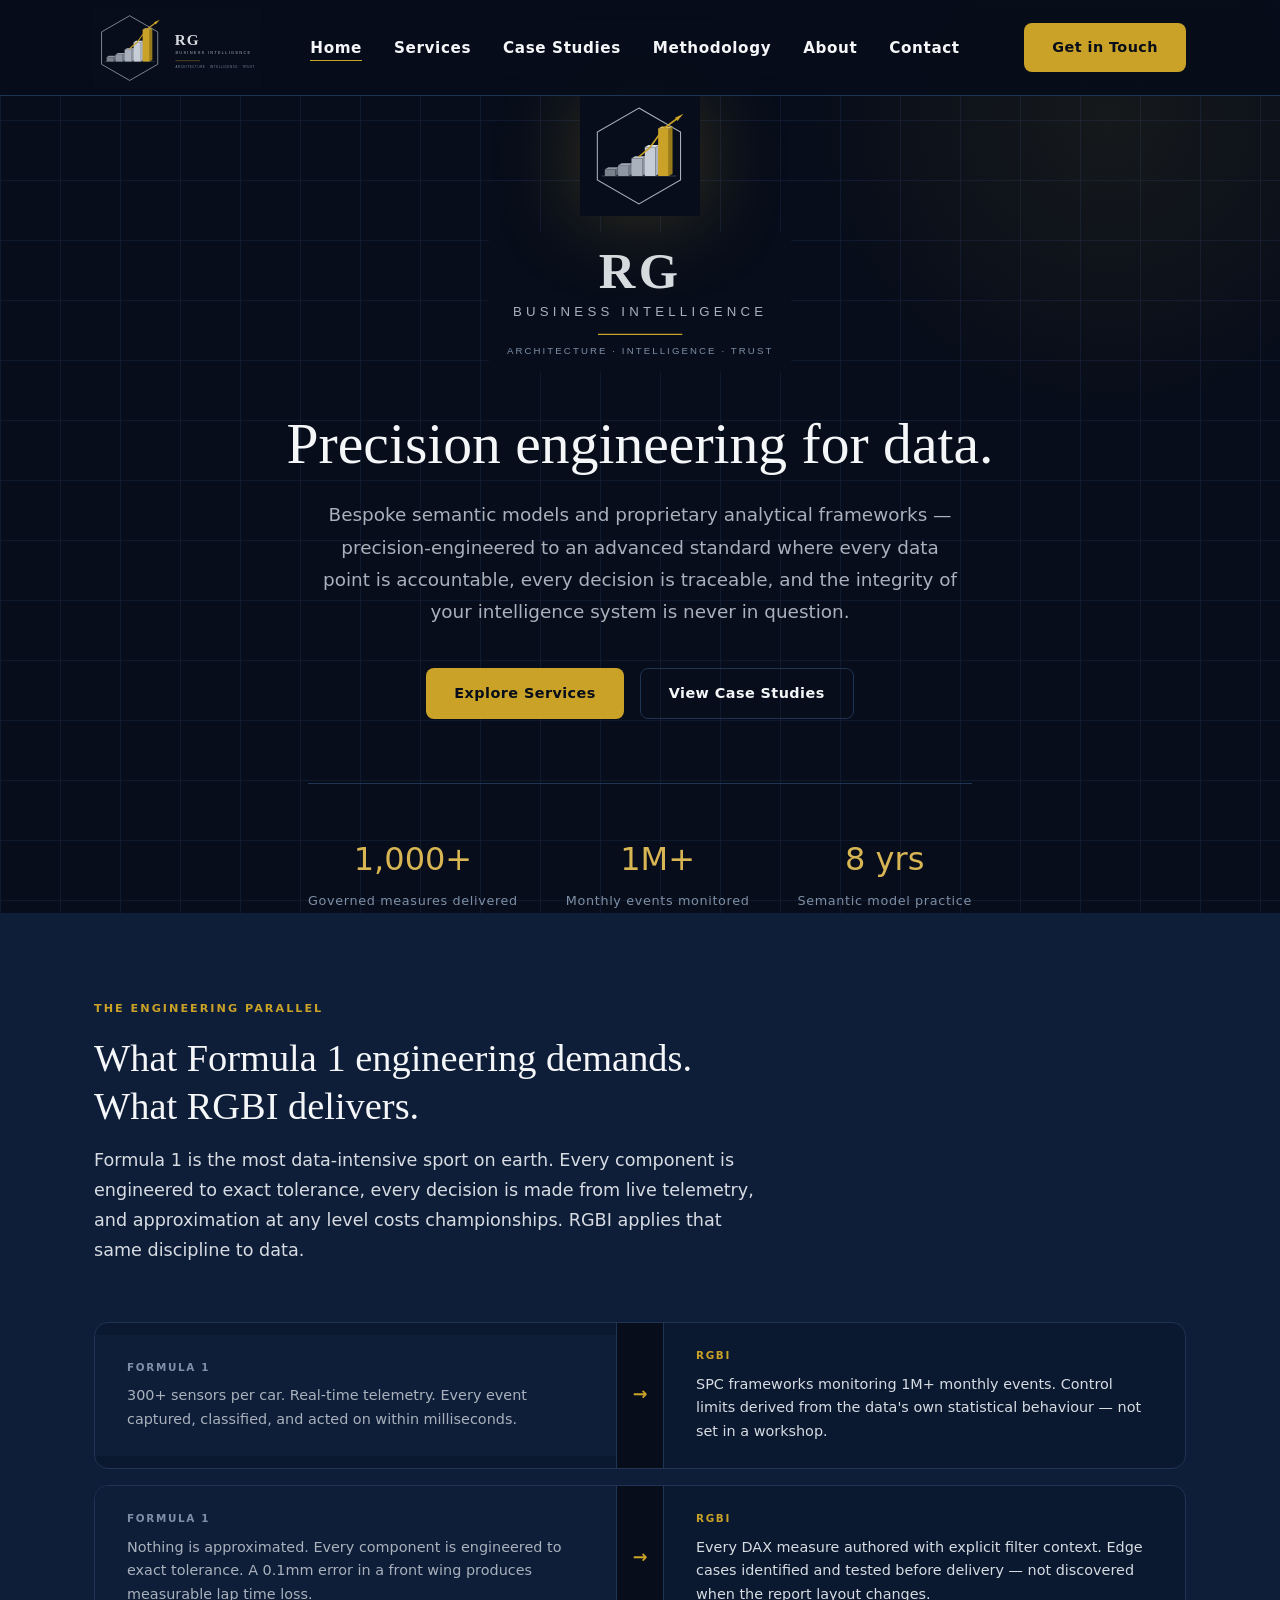
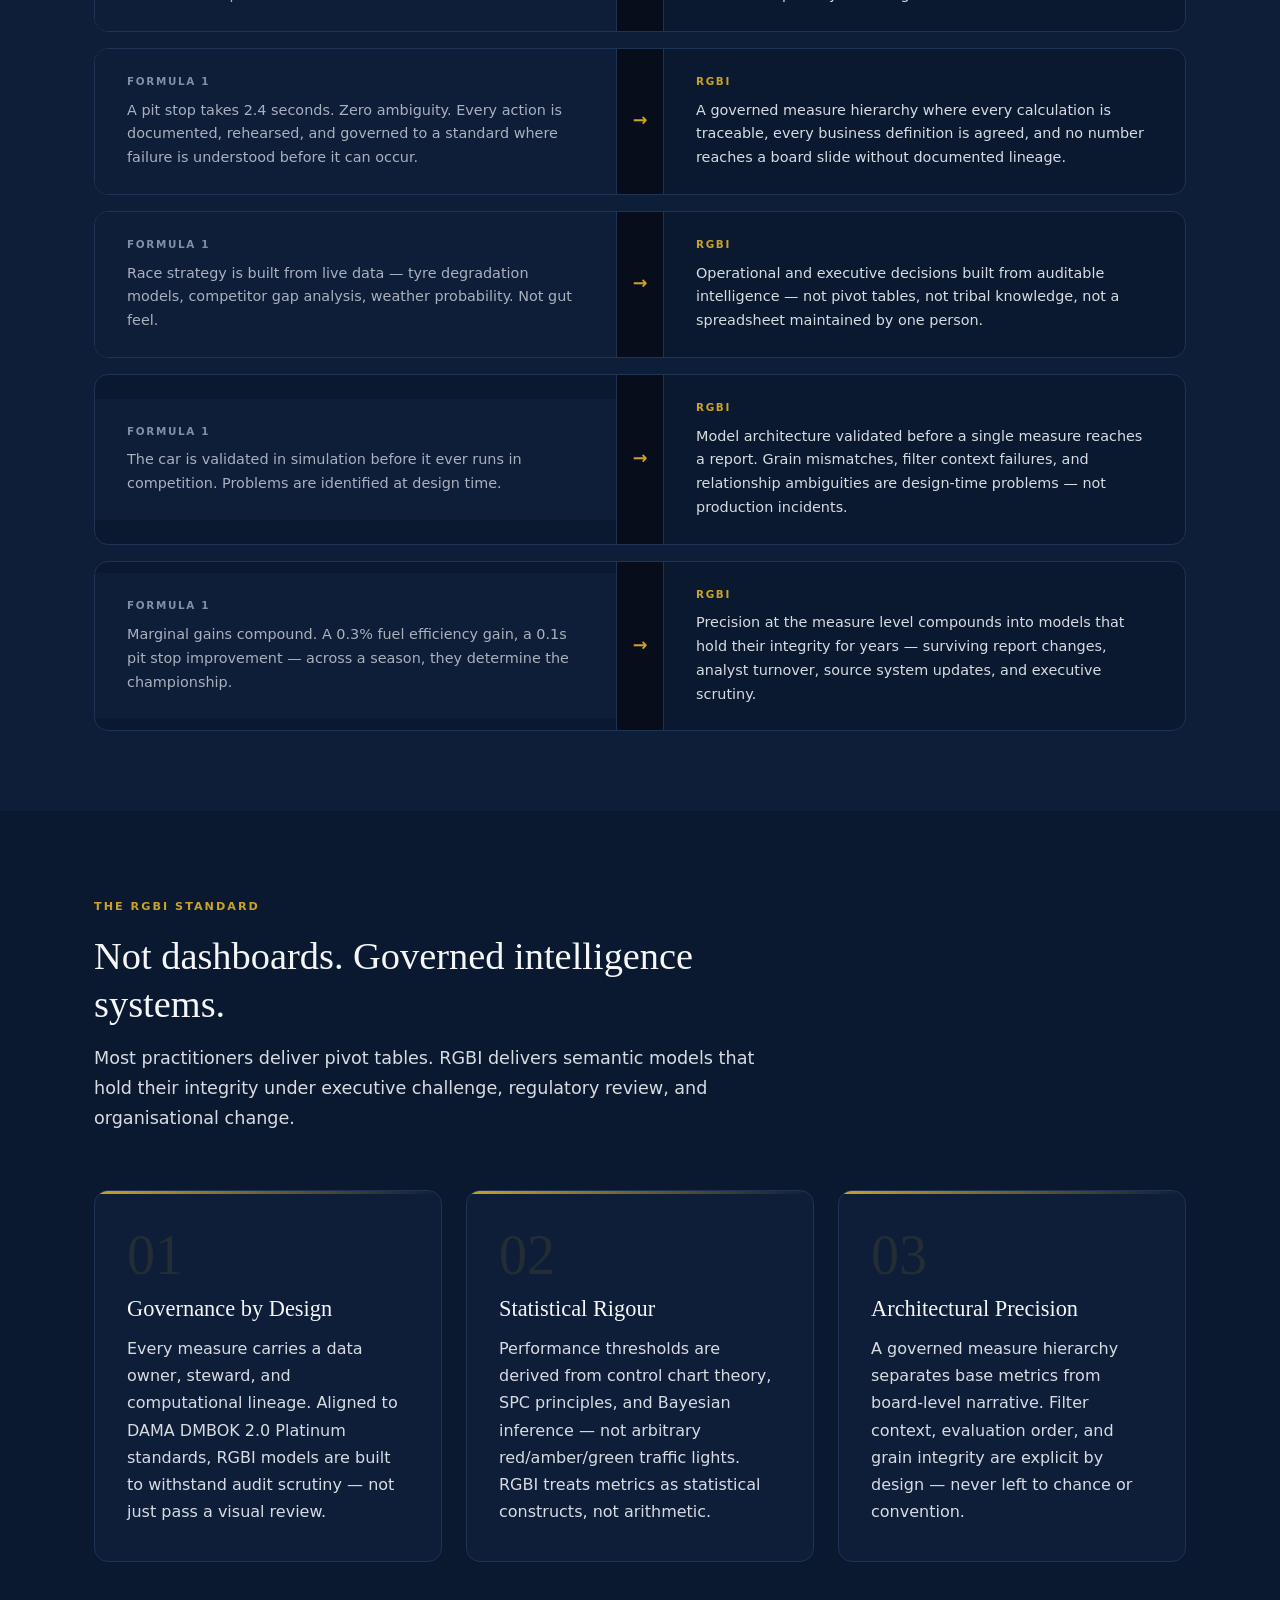
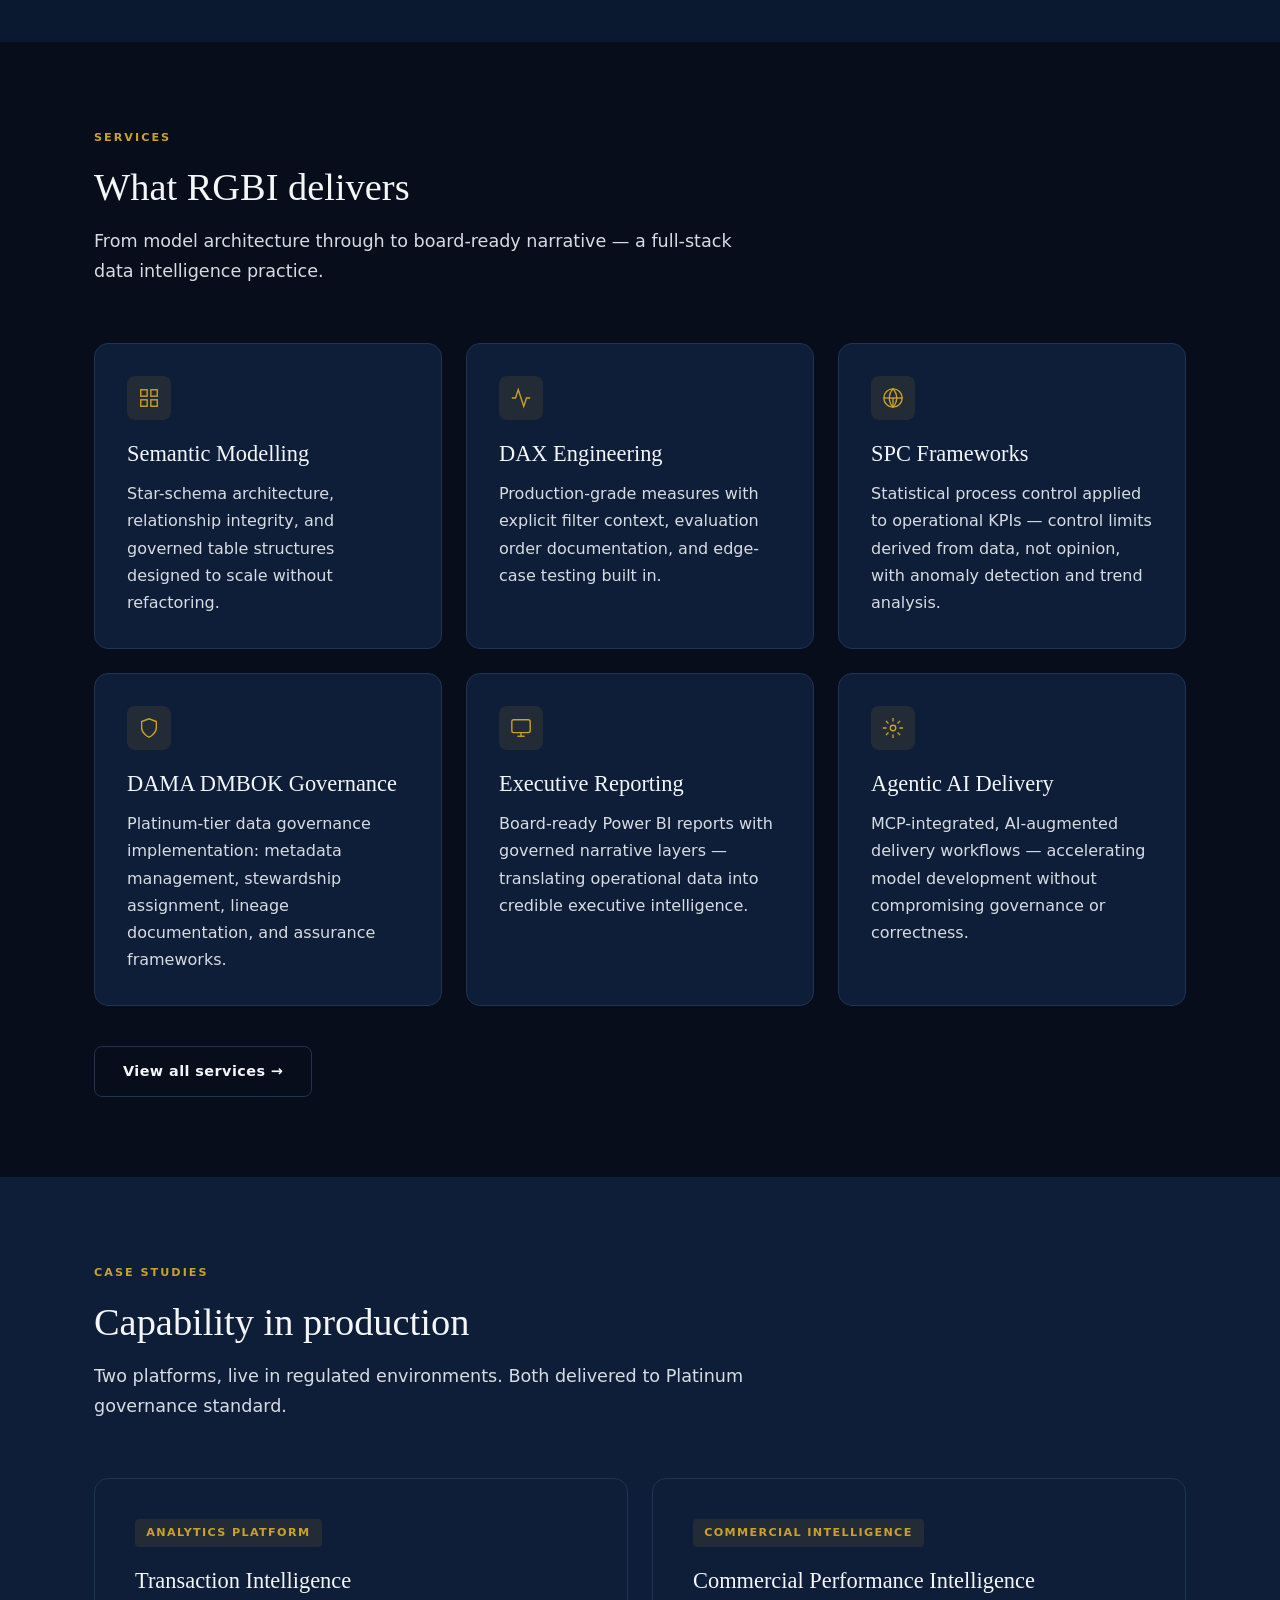
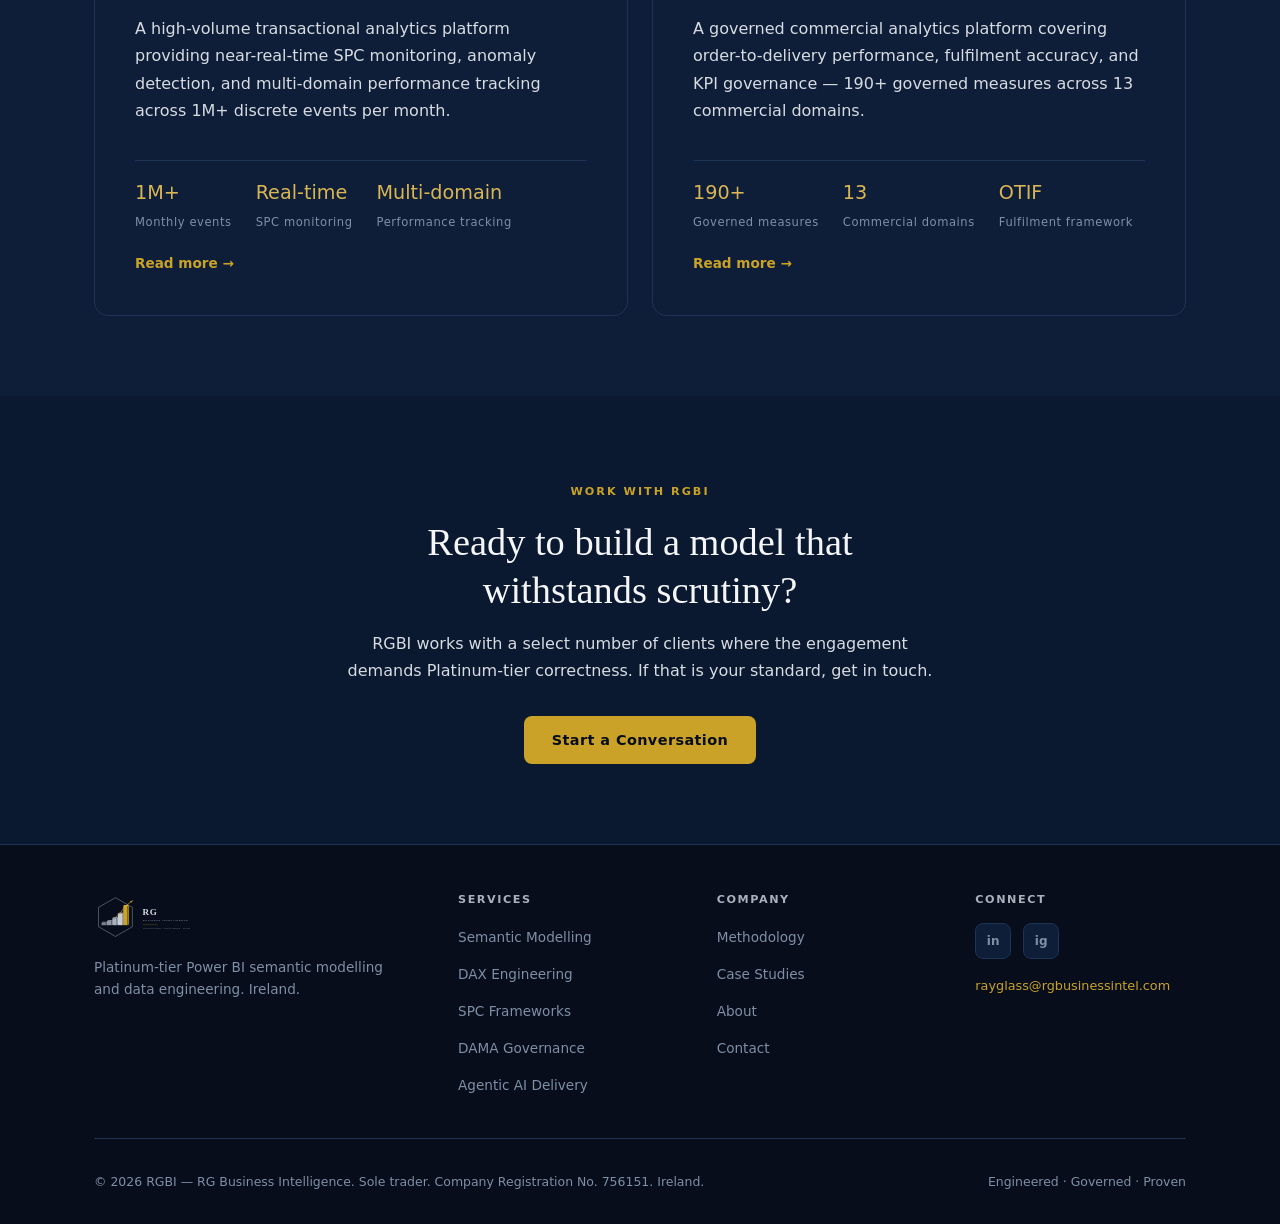
<file: index.html>
<!DOCTYPE html>
<html lang="en">
<head>
  <meta charset="UTF-8" />
  <meta name="viewport" content="width=device-width, initial-scale=1.0" />
  <title>RGBI — RG Business Intelligence | The Formula 1 of Data</title>
  <meta name="description" content="RGBI delivers Platinum-tier Power BI semantic modelling, DAX engineering, and statistical process control frameworks for organisations that demand auditability at scale." />
  <link rel="icon" type="image/svg+xml" href="assets/rgbi_mark_only.svg" />
  <link rel="stylesheet" href="css/style.css" />
</head>
<body>

  <!-- ── Navigation ─────────────────────────────────────── -->
  <nav class="site-nav" role="navigation" aria-label="Main navigation">
    <div class="container nav-inner">
      <a href="index.html" class="nav-logo" aria-label="RGBI Home">
        <img src="assets/rgbi_logo_horizontal_tight.svg" alt="RGBI — RG Business Intelligence" />
      </a>
      <ul class="nav-links" role="list">
        <li><a href="index.html">Home</a></li>
        <li><a href="services.html">Services</a></li>
        <li><a href="case-studies.html">Case Studies</a></li>
        <li><a href="methodology.html">Methodology</a></li>
        <li><a href="about.html">About</a></li>
        <li><a href="contact.html">Contact</a></li>
      </ul>
      <a href="contact.html" class="btn btn-primary nav-cta">Get in Touch</a>
      <button class="nav-toggle" aria-label="Toggle menu" aria-expanded="false">
        <span></span><span></span><span></span>
      </button>
    </div>
  </nav>

  <!-- ── Hero ───────────────────────────────────────────── -->
  <section class="hero">
    <div class="hero-bg"></div>
    <div class="container">
      <div class="hero-centred">

        <div class="hero-brand">
          <img src="assets/rgbi_mark_only.svg" alt="RGBI mark" class="hero-mark" />
          <img src="assets/rgbi_wordmark_only_tight.svg" alt="RG Business Intelligence" class="hero-wordmark" />
        </div>

        <h1 class="hero-h1-large">Precision engineering for data.</h1>

        <p class="hero-sub">
          Bespoke semantic models and proprietary analytical frameworks —
          precision-engineered to an advanced standard where every data point is
          accountable, every decision is traceable, and the integrity of your
          intelligence system is never in question.
        </p>

        <div class="hero-actions">
          <a href="services.html" class="btn btn-primary">Explore Services</a>
          <a href="case-studies.html" class="btn btn-outline">View Case Studies</a>
        </div>

        <div class="hero-stats">
          <div>
            <span class="hero-stat-value">1,000+</span>
            <span class="hero-stat-label">Governed measures delivered</span>
          </div>
          <div>
            <span class="hero-stat-value">1M+</span>
            <span class="hero-stat-label">Monthly events monitored</span>
          </div>
          <div>
            <span class="hero-stat-value">8 yrs</span>
            <span class="hero-stat-label">Semantic model practice</span>
          </div>
        </div>

      </div>
    </div>
  </section>

  <!-- ── F1 Engineering Parallel ───────────────────────── -->
  <section class="section section--elevated">
    <div class="container">
      <div class="section-header">
        <span class="section-label">The Engineering Parallel</span>
        <h2>What Formula 1 engineering demands. What RGBI delivers.</h2>
        <p>
          Formula 1 is the most data-intensive sport on earth. Every component is engineered
          to exact tolerance, every decision is made from live telemetry, and approximation
          at any level costs championships. RGBI applies that same discipline to data.
        </p>
      </div>
      <div class="parallel-grid">

        <div class="parallel-card">
          <div class="parallel-col parallel-col--f1">
            <span class="parallel-label">Formula 1</span>
            <p>300+ sensors per car. Real-time telemetry. Every event captured, classified, and acted on within milliseconds.</p>
          </div>
          <div class="parallel-divider">
            <span class="parallel-arrow">→</span>
          </div>
          <div class="parallel-col parallel-col--rgbi">
            <span class="parallel-label">RGBI</span>
            <p>SPC frameworks monitoring 1M+ monthly events. Control limits derived from the data's own statistical behaviour — not set in a workshop.</p>
          </div>
        </div>

        <div class="parallel-card">
          <div class="parallel-col parallel-col--f1">
            <span class="parallel-label">Formula 1</span>
            <p>Nothing is approximated. Every component is engineered to exact tolerance. A 0.1mm error in a front wing produces measurable lap time loss.</p>
          </div>
          <div class="parallel-divider">
            <span class="parallel-arrow">→</span>
          </div>
          <div class="parallel-col parallel-col--rgbi">
            <span class="parallel-label">RGBI</span>
            <p>Every DAX measure authored with explicit filter context. Edge cases identified and tested before delivery — not discovered when the report layout changes.</p>
          </div>
        </div>

        <div class="parallel-card">
          <div class="parallel-col parallel-col--f1">
            <span class="parallel-label">Formula 1</span>
            <p>A pit stop takes 2.4 seconds. Zero ambiguity. Every action is documented, rehearsed, and governed to a standard where failure is understood before it can occur.</p>
          </div>
          <div class="parallel-divider">
            <span class="parallel-arrow">→</span>
          </div>
          <div class="parallel-col parallel-col--rgbi">
            <span class="parallel-label">RGBI</span>
            <p>A governed measure hierarchy where every calculation is traceable, every business definition is agreed, and no number reaches a board slide without documented lineage.</p>
          </div>
        </div>

        <div class="parallel-card">
          <div class="parallel-col parallel-col--f1">
            <span class="parallel-label">Formula 1</span>
            <p>Race strategy is built from live data — tyre degradation models, competitor gap analysis, weather probability. Not gut feel.</p>
          </div>
          <div class="parallel-divider">
            <span class="parallel-arrow">→</span>
          </div>
          <div class="parallel-col parallel-col--rgbi">
            <span class="parallel-label">RGBI</span>
            <p>Operational and executive decisions built from auditable intelligence — not pivot tables, not tribal knowledge, not a spreadsheet maintained by one person.</p>
          </div>
        </div>

        <div class="parallel-card">
          <div class="parallel-col parallel-col--f1">
            <span class="parallel-label">Formula 1</span>
            <p>The car is validated in simulation before it ever runs in competition. Problems are identified at design time.</p>
          </div>
          <div class="parallel-divider">
            <span class="parallel-arrow">→</span>
          </div>
          <div class="parallel-col parallel-col--rgbi">
            <span class="parallel-label">RGBI</span>
            <p>Model architecture validated before a single measure reaches a report. Grain mismatches, filter context failures, and relationship ambiguities are design-time problems — not production incidents.</p>
          </div>
        </div>

        <div class="parallel-card">
          <div class="parallel-col parallel-col--f1">
            <span class="parallel-label">Formula 1</span>
            <p>Marginal gains compound. A 0.3% fuel efficiency gain, a 0.1s pit stop improvement — across a season, they determine the championship.</p>
          </div>
          <div class="parallel-divider">
            <span class="parallel-arrow">→</span>
          </div>
          <div class="parallel-col parallel-col--rgbi">
            <span class="parallel-label">RGBI</span>
            <p>Precision at the measure level compounds into models that hold their integrity for years — surviving report changes, analyst turnover, source system updates, and executive scrutiny.</p>
          </div>
        </div>

      </div>
    </div>
  </section>

  <!-- ── Three Pillars ──────────────────────────────────── -->
  <section class="section section--dark">
    <div class="container">
      <div class="section-header">
        <span class="section-label">The RGBI Standard</span>
        <h2>Not dashboards. Governed intelligence systems.</h2>
        <p>
          Most practitioners deliver pivot tables. RGBI delivers semantic models that hold their
          integrity under executive challenge, regulatory review, and organisational change.
        </p>
      </div>
      <div class="grid-3">

        <div class="pillar">
          <span class="pillar-number">01</span>
          <h3>Governance by Design</h3>
          <p>
            Every measure carries a data owner, steward, and computational lineage.
            Aligned to DAMA DMBOK 2.0 Platinum standards, RGBI models are built to
            withstand audit scrutiny — not just pass a visual review.
          </p>
        </div>

        <div class="pillar">
          <span class="pillar-number">02</span>
          <h3>Statistical Rigour</h3>
          <p>
            Performance thresholds are derived from control chart theory, SPC principles,
            and Bayesian inference — not arbitrary red/amber/green traffic lights.
            RGBI treats metrics as statistical constructs, not arithmetic.
          </p>
        </div>

        <div class="pillar">
          <span class="pillar-number">03</span>
          <h3>Architectural Precision</h3>
          <p>
            A governed measure hierarchy separates base metrics from board-level narrative.
            Filter context, evaluation order, and grain integrity are explicit by design —
            never left to chance or convention.
          </p>
        </div>

      </div>
    </div>
  </section>

  <!-- ── What RGBI Delivers ─────────────────────────────── -->
  <section class="section">
    <div class="container">
      <div class="section-header">
        <span class="section-label">Services</span>
        <h2>What RGBI delivers</h2>
        <p>From model architecture through to board-ready narrative — a full-stack data intelligence practice.</p>
      </div>
      <div class="grid-3">

        <div class="card">
          <div class="card-icon">
            <svg viewBox="0 0 24 24" stroke-width="1.5"><rect x="3" y="3" width="7" height="7"/><rect x="14" y="3" width="7" height="7"/><rect x="14" y="14" width="7" height="7"/><rect x="3" y="14" width="7" height="7"/></svg>
          </div>
          <h3>Semantic Modelling</h3>
          <p>Star-schema architecture, relationship integrity, and governed table structures designed to scale without refactoring.</p>
        </div>

        <div class="card">
          <div class="card-icon">
            <svg viewBox="0 0 24 24" stroke-width="1.5"><polyline points="22 12 18 12 15 21 9 3 6 12 2 12"/></svg>
          </div>
          <h3>DAX Engineering</h3>
          <p>Production-grade measures with explicit filter context, evaluation order documentation, and edge-case testing built in.</p>
        </div>

        <div class="card">
          <div class="card-icon">
            <svg viewBox="0 0 24 24" stroke-width="1.5"><circle cx="12" cy="12" r="10"/><line x1="2" y1="12" x2="22" y2="12"/><line x1="12" y1="12" x2="12" y2="22"/><path d="M12 2a15 15 0 0 1 4 10 15 15 0 0 1-4 10 15 15 0 0 1-4-10 15 15 0 0 1 4-10z"/></svg>
          </div>
          <h3>SPC Frameworks</h3>
          <p>Statistical process control applied to operational KPIs — control limits derived from data, not opinion, with anomaly detection and trend analysis.</p>
        </div>

        <div class="card">
          <div class="card-icon">
            <svg viewBox="0 0 24 24" stroke-width="1.5"><path d="M12 22s8-4 8-10V5l-8-3-8 3v7c0 6 8 10 8 10z"/></svg>
          </div>
          <h3>DAMA DMBOK Governance</h3>
          <p>Platinum-tier data governance implementation: metadata management, stewardship assignment, lineage documentation, and assurance frameworks.</p>
        </div>

        <div class="card">
          <div class="card-icon">
            <svg viewBox="0 0 24 24" stroke-width="1.5"><rect x="2" y="3" width="20" height="14" rx="2"/><line x1="8" y1="21" x2="16" y2="21"/><line x1="12" y1="17" x2="12" y2="21"/></svg>
          </div>
          <h3>Executive Reporting</h3>
          <p>Board-ready Power BI reports with governed narrative layers — translating operational data into credible executive intelligence.</p>
        </div>

        <div class="card">
          <div class="card-icon">
            <svg viewBox="0 0 24 24" stroke-width="1.5"><circle cx="12" cy="12" r="3"/><path d="M12 1v4M12 19v4M4.22 4.22l2.83 2.83M16.95 16.95l2.83 2.83M1 12h4M19 12h4M4.22 19.78l2.83-2.83M16.95 7.05l2.83-2.83"/></svg>
          </div>
          <h3>Agentic AI Delivery</h3>
          <p>MCP-integrated, AI-augmented delivery workflows — accelerating model development without compromising governance or correctness.</p>
        </div>

      </div>
      <div style="margin-top:2.5rem;">
        <a href="services.html" class="btn btn-outline">View all services →</a>
      </div>
    </div>
  </section>

  <!-- ── Case Study Teasers ──────────────────────────────── -->
  <section class="section section--elevated">
    <div class="container">
      <div class="section-header">
        <span class="section-label">Case Studies</span>
        <h2>Capability in production</h2>
        <p>Two platforms, live in regulated environments. Both delivered to Platinum governance standard.</p>
      </div>
      <div class="grid-2">

        <div class="teaser">
          <span class="teaser-tag">Analytics Platform</span>
          <h3>Transaction Intelligence</h3>
          <p>
            A high-volume transactional analytics platform providing near-real-time SPC monitoring,
            anomaly detection, and multi-domain performance tracking across 1M+ discrete events per month.
          </p>
          <div class="teaser-meta">
            <div class="teaser-meta-item">
              <span class="teaser-meta-value">1M+</span>
              <span class="teaser-meta-label">Monthly events</span>
            </div>
            <div class="teaser-meta-item">
              <span class="teaser-meta-value">Real-time</span>
              <span class="teaser-meta-label">SPC monitoring</span>
            </div>
            <div class="teaser-meta-item">
              <span class="teaser-meta-value">Multi-domain</span>
              <span class="teaser-meta-label">Performance tracking</span>
            </div>
          </div>
          <a href="case-studies.html#transaction" class="teaser-link">Read more →</a>
        </div>

        <div class="teaser">
          <span class="teaser-tag">Commercial Intelligence</span>
          <h3>Commercial Performance Intelligence</h3>
          <p>
            A governed commercial analytics platform covering order-to-delivery performance,
            fulfilment accuracy, and KPI governance — 190+ governed measures across
            13 commercial domains.
          </p>
          <div class="teaser-meta">
            <div class="teaser-meta-item">
              <span class="teaser-meta-value">190+</span>
              <span class="teaser-meta-label">Governed measures</span>
            </div>
            <div class="teaser-meta-item">
              <span class="teaser-meta-value">13</span>
              <span class="teaser-meta-label">Commercial domains</span>
            </div>
            <div class="teaser-meta-item">
              <span class="teaser-meta-value">OTIF</span>
              <span class="teaser-meta-label">Fulfilment framework</span>
            </div>
          </div>
          <a href="case-studies.html#commercial" class="teaser-link">Read more →</a>
        </div>

      </div>
    </div>
  </section>

  <!-- ── CTA Strip ───────────────────────────────────────── -->
  <section class="section section--dark">
    <div class="container" style="text-align:center; max-width:640px; margin:0 auto;">
      <span class="section-label">Work with RGBI</span>
      <h2>Ready to build a model that withstands scrutiny?</h2>
      <p style="margin:1rem 0 2rem;">
        RGBI works with a select number of clients where the engagement demands
        Platinum-tier correctness. If that is your standard, get in touch.
      </p>
      <a href="contact.html" class="btn btn-primary">Start a Conversation</a>
    </div>
  </section>

  <!-- ── Footer ─────────────────────────────────────────── -->
  <footer class="site-footer">
    <div class="container">
      <div class="footer-inner">
        <div class="footer-brand">
          <img src="assets/rgbi_logo_horizontal_tight.svg" alt="RGBI" />
          <p>Platinum-tier Power BI semantic modelling and data engineering. Ireland.</p>
        </div>
        <div class="footer-col">
          <h4>Services</h4>
          <ul>
            <li><a href="services.html#semantic">Semantic Modelling</a></li>
            <li><a href="services.html#dax">DAX Engineering</a></li>
            <li><a href="services.html#spc">SPC Frameworks</a></li>
            <li><a href="services.html#governance">DAMA Governance</a></li>
            <li><a href="services.html#agentic">Agentic AI Delivery</a></li>
          </ul>
        </div>
        <div class="footer-col">
          <h4>Company</h4>
          <ul>
            <li><a href="methodology.html">Methodology</a></li>
            <li><a href="case-studies.html">Case Studies</a></li>
            <li><a href="about.html">About</a></li>
            <li><a href="contact.html">Contact</a></li>
          </ul>
        </div>
        <div class="footer-col">
          <h4>Connect</h4>
          <div class="social-links">
            <a href="#" class="social-link" aria-label="LinkedIn" title="LinkedIn — coming soon">in</a>
            <a href="#" class="social-link" aria-label="Instagram" title="Instagram — coming soon">ig</a>
          </div>
          <p style="margin-top:1rem; font-size:0.8rem; color:var(--text-muted);">
            <a href="mailto:rayglass@rgbusinessintel.com" style="color:var(--gold);">rayglass@rgbusinessintel.com</a>
          </p>
        </div>
      </div>
      <div class="footer-bottom">
        <p>© 2026 RGBI — RG Business Intelligence. Sole trader. Company Registration No. 756151. Ireland.</p>
        <p>Engineered · Governed · Proven</p>
      </div>
    </div>
  </footer>

  <script src="js/main.js"></script>
</body>
</html>
</file>
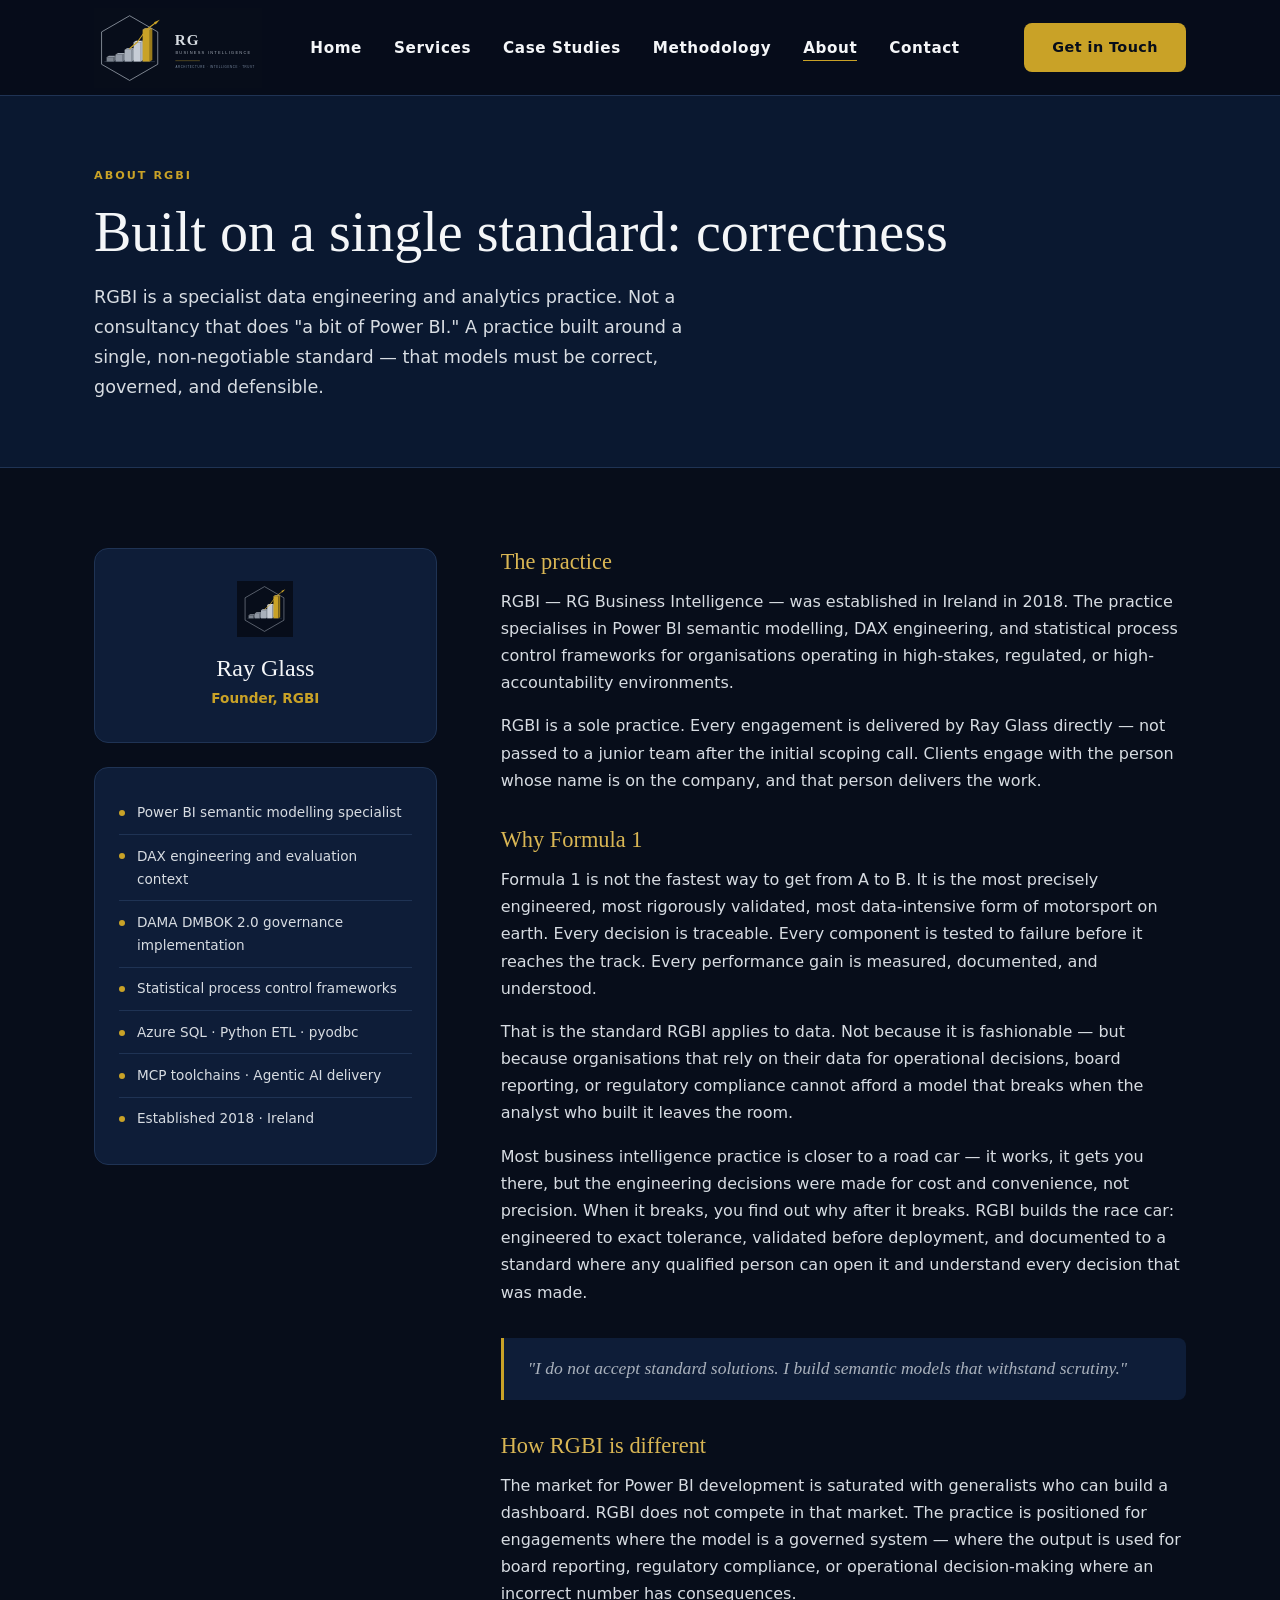
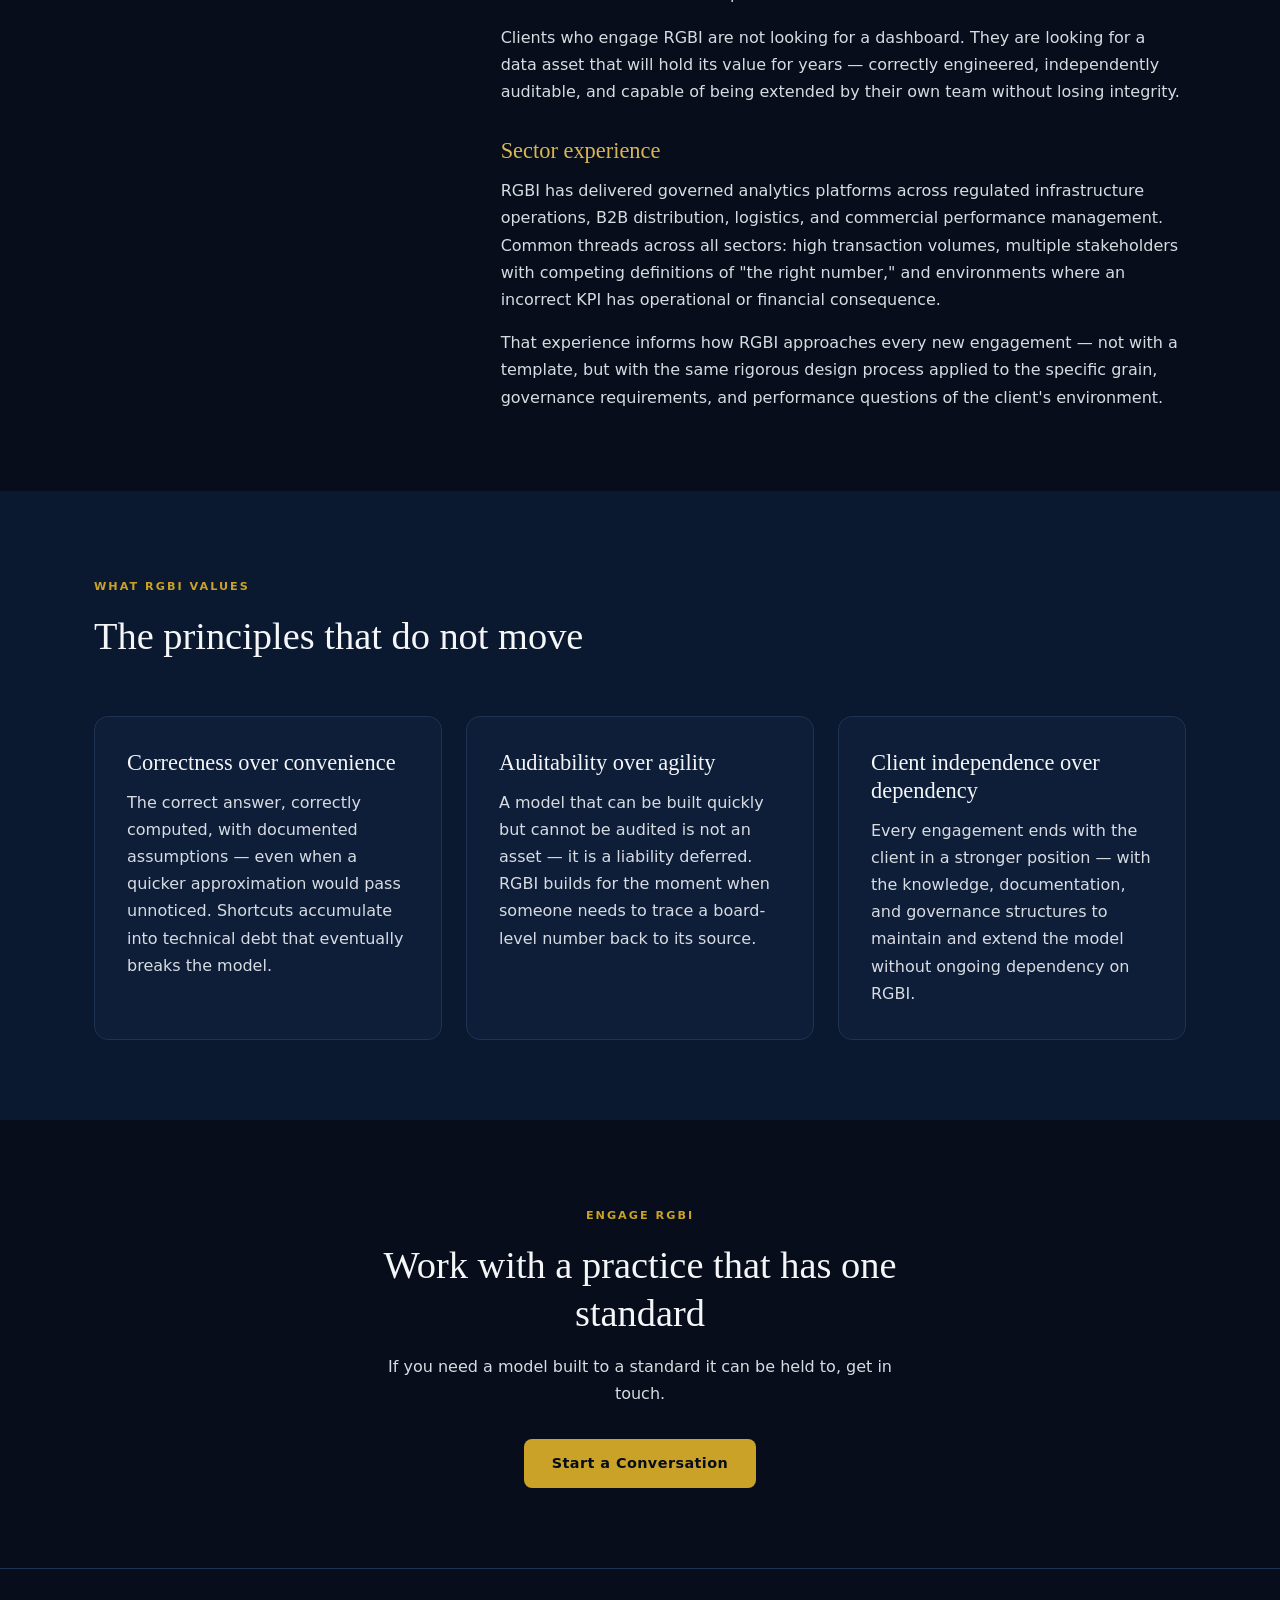
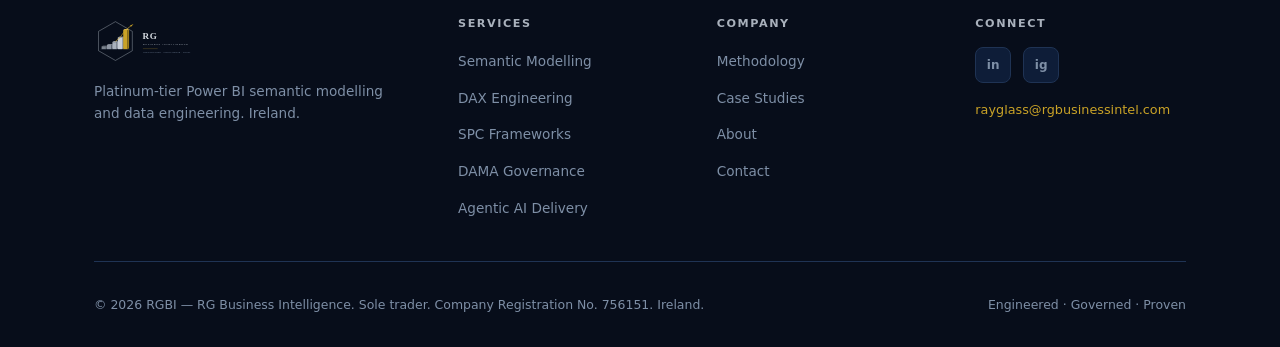
<file: about.html>
<!DOCTYPE html>
<html lang="en">
<head>
  <meta charset="UTF-8" />
  <meta name="viewport" content="width=device-width, initial-scale=1.0" />
  <title>About — RGBI</title>
  <meta name="description" content="Ray Glass, founder of RGBI — RG Business Intelligence. Platinum-tier Power BI semantic modelling practice, established in Ireland since 2018." />
  <link rel="icon" type="image/svg+xml" href="assets/rgbi_mark_only.svg" />
  <link rel="stylesheet" href="css/style.css" />
</head>
<body>

  <!-- ── Navigation ─────────────────────────────────────── -->
  <nav class="site-nav" role="navigation" aria-label="Main navigation">
    <div class="container nav-inner">
      <a href="index.html" class="nav-logo" aria-label="RGBI Home">
        <img src="assets/rgbi_logo_horizontal_tight.svg" alt="RGBI — RG Business Intelligence" />
      </a>
      <ul class="nav-links" role="list">
        <li><a href="index.html">Home</a></li>
        <li><a href="services.html">Services</a></li>
        <li><a href="case-studies.html">Case Studies</a></li>
        <li><a href="methodology.html">Methodology</a></li>
        <li><a href="about.html">About</a></li>
        <li><a href="contact.html">Contact</a></li>
      </ul>
      <a href="contact.html" class="btn btn-primary nav-cta">Get in Touch</a>
      <button class="nav-toggle" aria-label="Toggle menu" aria-expanded="false">
        <span></span><span></span><span></span>
      </button>
    </div>
  </nav>

  <!-- ── Page Hero ──────────────────────────────────────── -->
  <section class="page-hero">
    <div class="container">
      <span class="section-label">About RGBI</span>
      <h1>Built on a single standard: correctness</h1>
      <p>
        RGBI is a specialist data engineering and analytics practice. Not a consultancy
        that does "a bit of Power BI." A practice built around a single, non-negotiable
        standard — that models must be correct, governed, and defensible.
      </p>
    </div>
  </section>

  <!-- ── Bio Section ────────────────────────────────────── -->
  <section class="section">
    <div class="container">
      <div class="about-bio">

        <div class="about-sidebar">
          <div class="about-name-block">
            <img src="assets/rgbi_mark_only.svg" alt="RGBI Mark" style="height:56px; margin:0 auto 1rem; width:auto;" />
            <h2>Ray Glass</h2>
            <p>Founder, RGBI</p>
          </div>
          <div class="about-credentials">
            <div class="credential-item">
              <span class="credential-dot"></span>
              <span class="credential-text">Power BI semantic modelling specialist</span>
            </div>
            <div class="credential-item">
              <span class="credential-dot"></span>
              <span class="credential-text">DAX engineering and evaluation context</span>
            </div>
            <div class="credential-item">
              <span class="credential-dot"></span>
              <span class="credential-text">DAMA DMBOK 2.0 governance implementation</span>
            </div>
            <div class="credential-item">
              <span class="credential-dot"></span>
              <span class="credential-text">Statistical process control frameworks</span>
            </div>
            <div class="credential-item">
              <span class="credential-dot"></span>
              <span class="credential-text">Azure SQL · Python ETL · pyodbc</span>
            </div>
            <div class="credential-item">
              <span class="credential-dot"></span>
              <span class="credential-text">MCP toolchains · Agentic AI delivery</span>
            </div>
            <div class="credential-item">
              <span class="credential-dot"></span>
              <span class="credential-text">Established 2018 · Ireland</span>
            </div>
          </div>
        </div>

        <div class="about-body">

          <h3>The practice</h3>
          <p>
            RGBI — RG Business Intelligence — was established in Ireland in 2018.
            The practice specialises in Power BI semantic modelling, DAX engineering,
            and statistical process control frameworks for organisations operating in
            high-stakes, regulated, or high-accountability environments.
          </p>
          <p>
            RGBI is a sole practice. Every engagement is delivered by Ray Glass directly —
            not passed to a junior team after the initial scoping call. Clients engage
            with the person whose name is on the company, and that person delivers the work.
          </p>

          <h3>Why Formula 1</h3>
          <p>
            Formula 1 is not the fastest way to get from A to B. It is the most precisely
            engineered, most rigorously validated, most data-intensive form of motorsport
            on earth. Every decision is traceable. Every component is tested to failure
            before it reaches the track. Every performance gain is measured, documented,
            and understood.
          </p>
          <p>
            That is the standard RGBI applies to data. Not because it is fashionable —
            but because organisations that rely on their data for operational decisions,
            board reporting, or regulatory compliance cannot afford a model that breaks
            when the analyst who built it leaves the room.
          </p>
          <p>
            Most business intelligence practice is closer to a road car — it works,
            it gets you there, but the engineering decisions were made for cost and
            convenience, not precision. When it breaks, you find out why after it breaks.
            RGBI builds the race car: engineered to exact tolerance, validated before
            deployment, and documented to a standard where any qualified person can
            open it and understand every decision that was made.
          </p>

          <blockquote class="pullquote">
            "I do not accept standard solutions. I build semantic models that
            withstand scrutiny."
          </blockquote>

          <h3>How RGBI is different</h3>
          <p>
            The market for Power BI development is saturated with generalists who can
            build a dashboard. RGBI does not compete in that market. The practice
            is positioned for engagements where the model is a governed system —
            where the output is used for board reporting, regulatory compliance,
            or operational decision-making where an incorrect number has consequences.
          </p>
          <p>
            Clients who engage RGBI are not looking for a dashboard. They are looking
            for a data asset that will hold its value for years — correctly engineered,
            independently auditable, and capable of being extended by their own team
            without losing integrity.
          </p>

          <h3>Sector experience</h3>
          <p>
            RGBI has delivered governed analytics platforms across regulated
            infrastructure operations, B2B distribution, logistics, and commercial
            performance management. Common threads across all sectors: high transaction
            volumes, multiple stakeholders with competing definitions of "the right number,"
            and environments where an incorrect KPI has operational or financial consequence.
          </p>
          <p>
            That experience informs how RGBI approaches every new engagement —
            not with a template, but with the same rigorous design process applied
            to the specific grain, governance requirements, and performance questions
            of the client's environment.
          </p>

        </div>
      </div>
    </div>
  </section>

  <!-- ── Philosophy Cards ────────────────────────────────── -->
  <section class="section section--dark">
    <div class="container">
      <div class="section-header">
        <span class="section-label">What RGBI Values</span>
        <h2>The principles that do not move</h2>
      </div>
      <div class="grid-3">
        <div class="card">
          <h3>Correctness over convenience</h3>
          <p>
            The correct answer, correctly computed, with documented assumptions —
            even when a quicker approximation would pass unnoticed. Shortcuts accumulate
            into technical debt that eventually breaks the model.
          </p>
        </div>
        <div class="card">
          <h3>Auditability over agility</h3>
          <p>
            A model that can be built quickly but cannot be audited is not an asset —
            it is a liability deferred. RGBI builds for the moment when someone needs
            to trace a board-level number back to its source.
          </p>
        </div>
        <div class="card">
          <h3>Client independence over dependency</h3>
          <p>
            Every engagement ends with the client in a stronger position — with the
            knowledge, documentation, and governance structures to maintain and extend
            the model without ongoing dependency on RGBI.
          </p>
        </div>
      </div>
    </div>
  </section>

  <!-- ── CTA ────────────────────────────────────────────── -->
  <section class="section">
    <div class="container" style="text-align:center; max-width:600px; margin:0 auto;">
      <span class="section-label">Engage RGBI</span>
      <h2>Work with a practice that has one standard</h2>
      <p style="margin:1rem 0 2rem;">
        If you need a model built to a standard it can be held to, get in touch.
      </p>
      <a href="contact.html" class="btn btn-primary">Start a Conversation</a>
    </div>
  </section>

  <!-- ── Footer ─────────────────────────────────────────── -->
  <footer class="site-footer">
    <div class="container">
      <div class="footer-inner">
        <div class="footer-brand">
          <img src="assets/rgbi_logo_horizontal_tight.svg" alt="RGBI" />
          <p>Platinum-tier Power BI semantic modelling and data engineering. Ireland.</p>
        </div>
        <div class="footer-col">
          <h4>Services</h4>
          <ul>
            <li><a href="services.html#semantic">Semantic Modelling</a></li>
            <li><a href="services.html#dax">DAX Engineering</a></li>
            <li><a href="services.html#spc">SPC Frameworks</a></li>
            <li><a href="services.html#governance">DAMA Governance</a></li>
            <li><a href="services.html#agentic">Agentic AI Delivery</a></li>
          </ul>
        </div>
        <div class="footer-col">
          <h4>Company</h4>
          <ul>
            <li><a href="methodology.html">Methodology</a></li>
            <li><a href="case-studies.html">Case Studies</a></li>
            <li><a href="about.html">About</a></li>
            <li><a href="contact.html">Contact</a></li>
          </ul>
        </div>
        <div class="footer-col">
          <h4>Connect</h4>
          <div class="social-links">
            <a href="#" class="social-link" aria-label="LinkedIn" title="LinkedIn — coming soon">in</a>
            <a href="#" class="social-link" aria-label="Instagram" title="Instagram — coming soon">ig</a>
          </div>
          <p style="margin-top:1rem; font-size:0.8rem; color:var(--text-muted);">
            <a href="mailto:rayglass@rgbusinessintel.com" style="color:var(--gold);">rayglass@rgbusinessintel.com</a>
          </p>
        </div>
      </div>
      <div class="footer-bottom">
        <p>© 2026 RGBI — RG Business Intelligence. Sole trader. Company Registration No. 756151. Ireland.</p>
        <p>Engineered · Governed · Proven</p>
      </div>
    </div>
  </footer>

  <script src="js/main.js"></script>
</body>
</html>
</file>
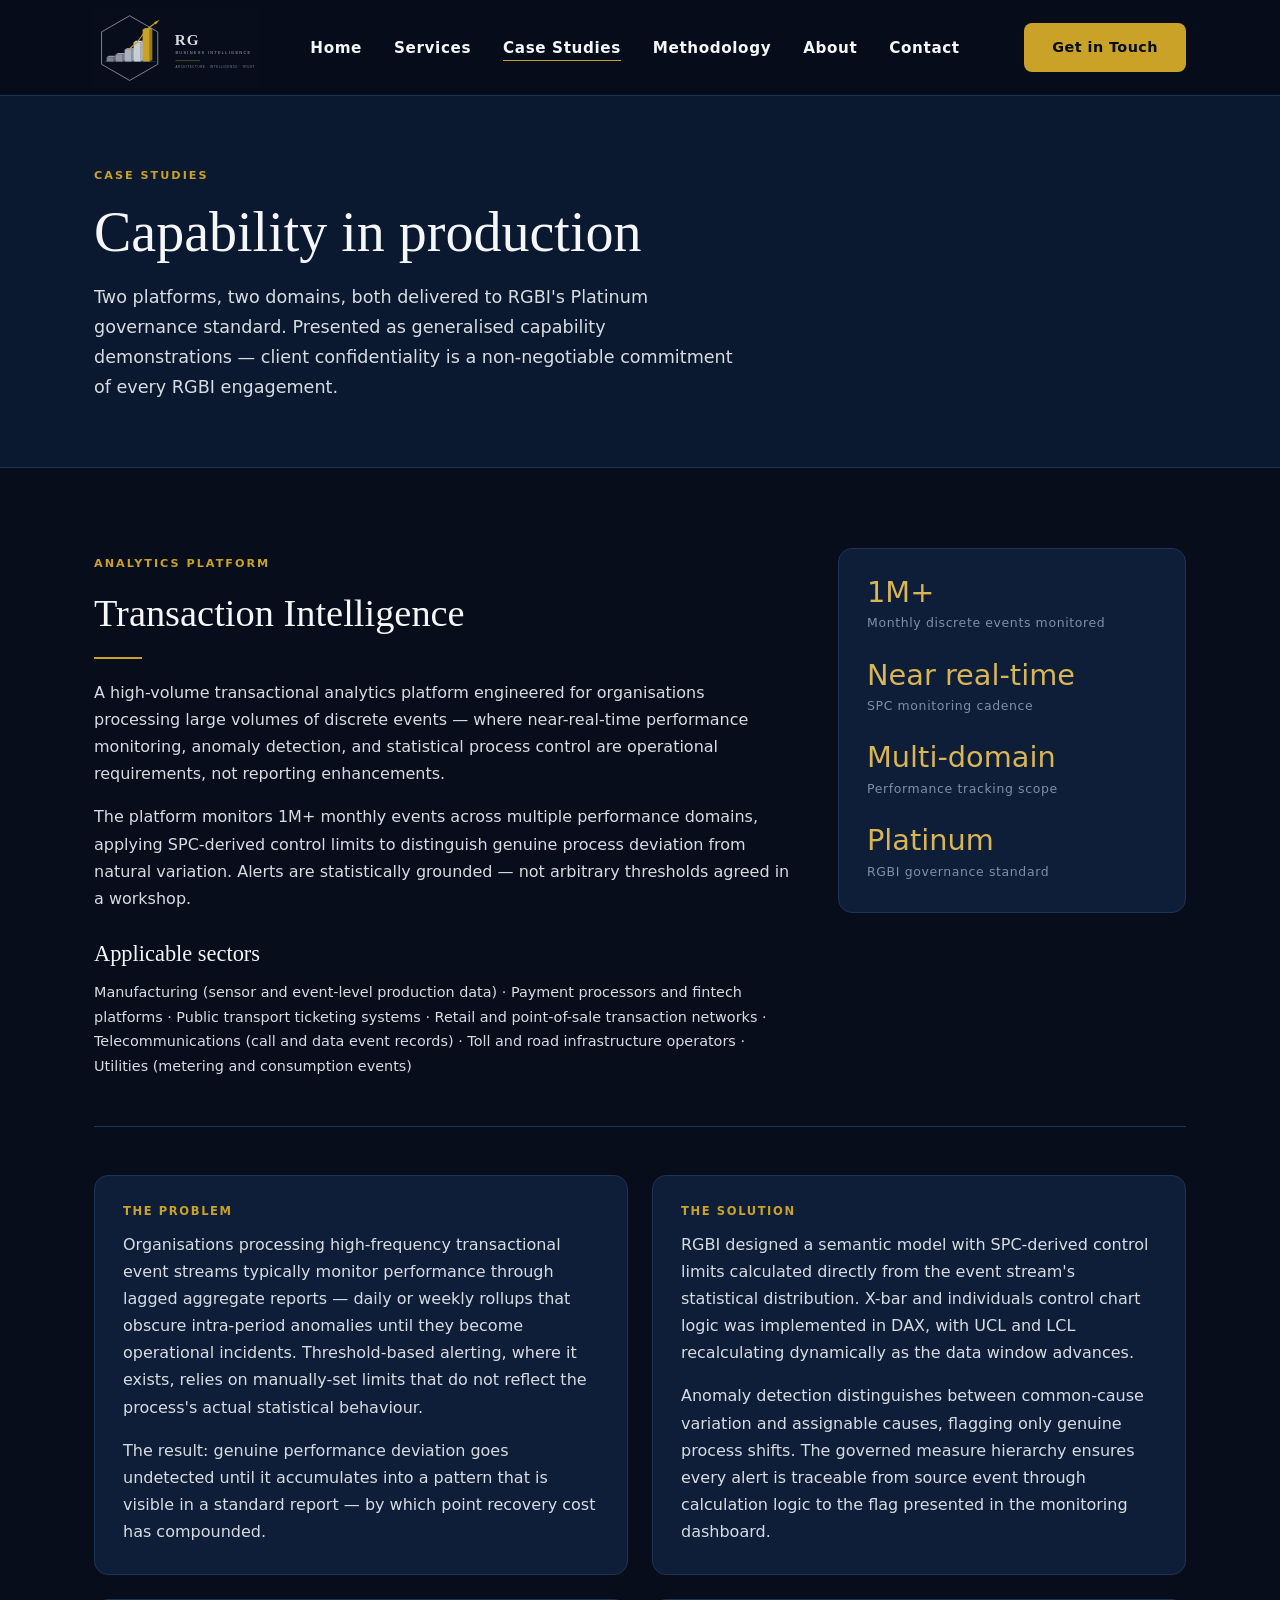
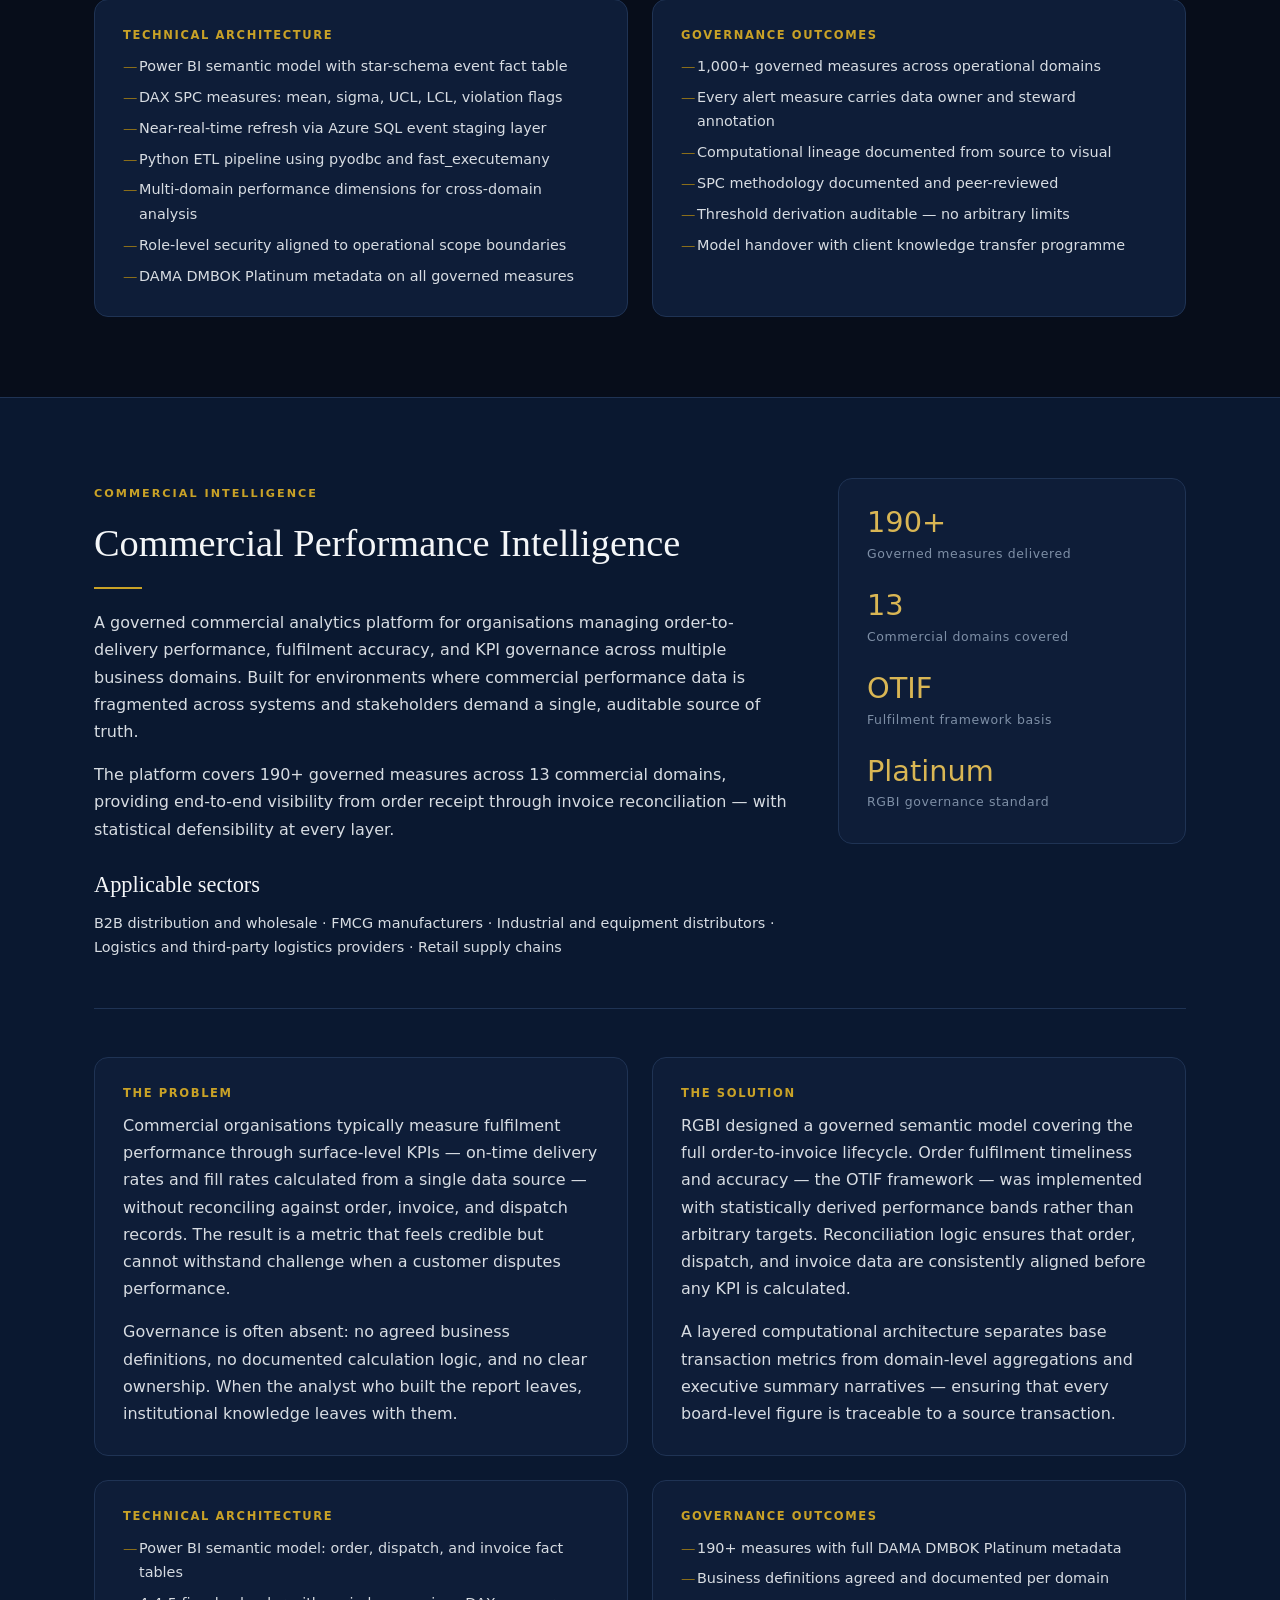
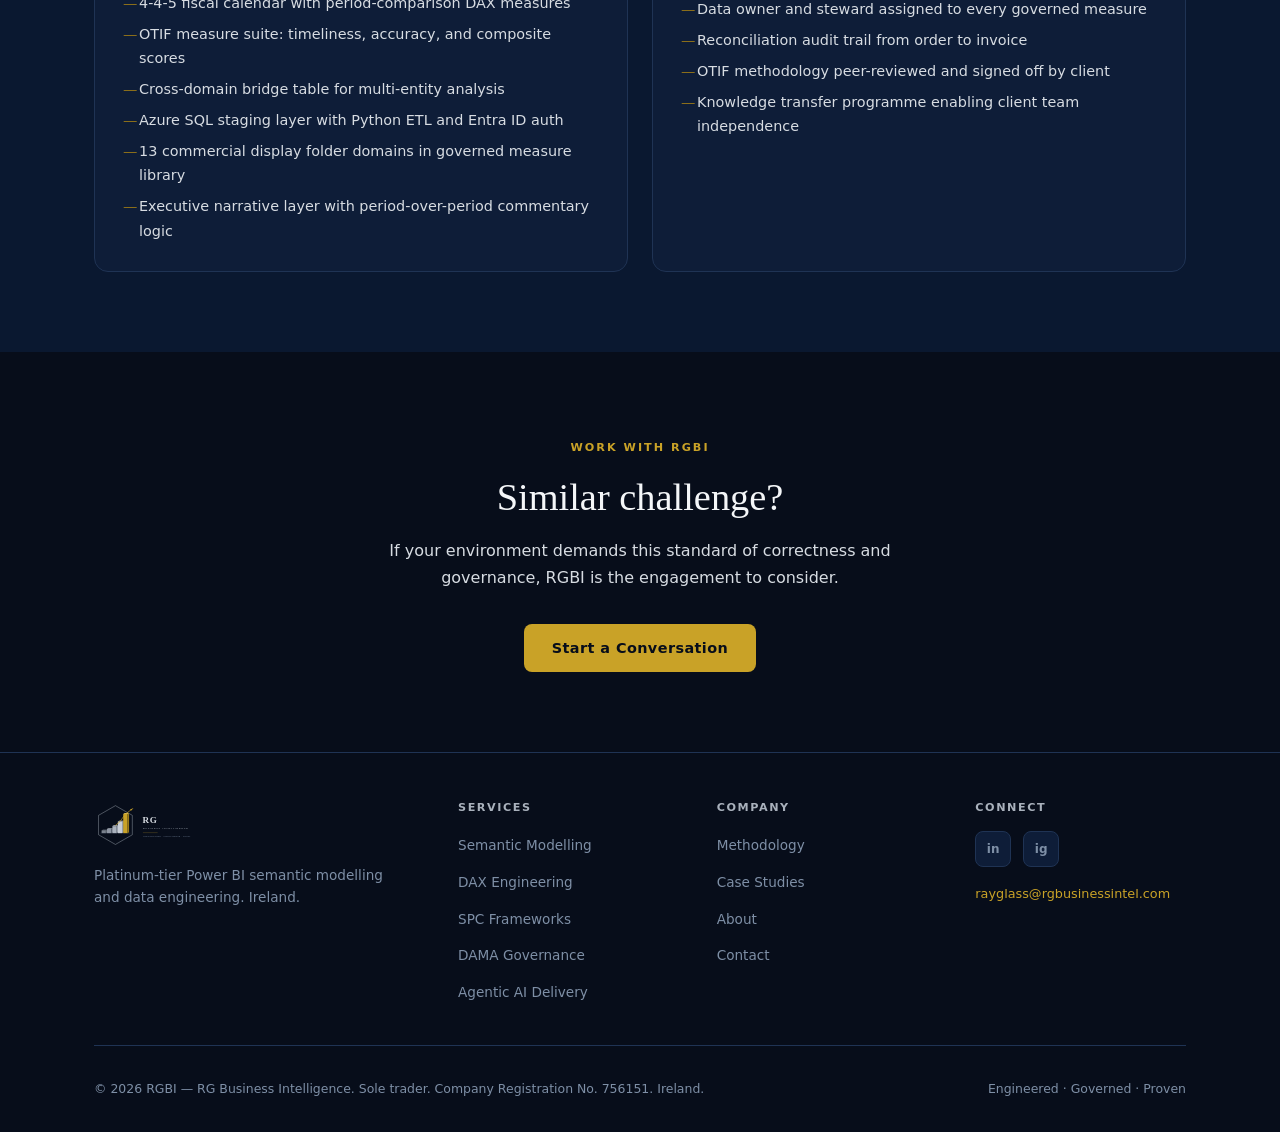
<file: case-studies.html>
<!DOCTYPE html>
<html lang="en">
<head>
  <meta charset="UTF-8" />
  <meta name="viewport" content="width=device-width, initial-scale=1.0" />
  <title>Case Studies — RGBI</title>
  <meta name="description" content="RGBI case studies: Transaction Intelligence and Commercial Performance Intelligence — Platinum-tier analytics platforms in production." />
  <link rel="icon" type="image/svg+xml" href="assets/rgbi_mark_only.svg" />
  <link rel="stylesheet" href="css/style.css" />
</head>
<body>

  <!-- ── Navigation ─────────────────────────────────────── -->
  <nav class="site-nav" role="navigation" aria-label="Main navigation">
    <div class="container nav-inner">
      <a href="index.html" class="nav-logo" aria-label="RGBI Home">
        <img src="assets/rgbi_logo_horizontal_tight.svg" alt="RGBI — RG Business Intelligence" />
      </a>
      <ul class="nav-links" role="list">
        <li><a href="index.html">Home</a></li>
        <li><a href="services.html">Services</a></li>
        <li><a href="case-studies.html">Case Studies</a></li>
        <li><a href="methodology.html">Methodology</a></li>
        <li><a href="about.html">About</a></li>
        <li><a href="contact.html">Contact</a></li>
      </ul>
      <a href="contact.html" class="btn btn-primary nav-cta">Get in Touch</a>
      <button class="nav-toggle" aria-label="Toggle menu" aria-expanded="false">
        <span></span><span></span><span></span>
      </button>
    </div>
  </nav>

  <!-- ── Page Hero ──────────────────────────────────────── -->
  <section class="page-hero">
    <div class="container">
      <span class="section-label">Case Studies</span>
      <h1>Capability in production</h1>
      <p>
        Two platforms, two domains, both delivered to RGBI's Platinum governance standard.
        Presented as generalised capability demonstrations — client confidentiality is a
        non-negotiable commitment of every RGBI engagement.
      </p>
    </div>
  </section>

  <!-- ── Case Study 1: Transaction Intelligence ─────────── -->
  <section class="section" id="transaction">
    <div class="container">
      <div class="case-study">

        <div class="case-study-header">
          <div>
            <span class="section-label">Analytics Platform</span>
            <h2>Transaction Intelligence</h2>
            <span class="gold-line"></span>
            <p>
              A high-volume transactional analytics platform engineered for organisations
              processing large volumes of discrete events — where near-real-time performance
              monitoring, anomaly detection, and statistical process control are operational
              requirements, not reporting enhancements.
            </p>
            <p>
              The platform monitors 1M+ monthly events across multiple performance
              domains, applying SPC-derived control limits to distinguish genuine process
              deviation from natural variation. Alerts are statistically grounded —
              not arbitrary thresholds agreed in a workshop.
            </p>

            <h3 style="margin-top:1.75rem; margin-bottom:0.75rem;">Applicable sectors</h3>
            <p style="font-size:0.9rem;">
              Manufacturing (sensor and event-level production data) ·
              Payment processors and fintech platforms ·
              Public transport ticketing systems ·
              Retail and point-of-sale transaction networks ·
              Telecommunications (call and data event records) ·
              Toll and road infrastructure operators ·
              Utilities (metering and consumption events)
            </p>
          </div>
          <div class="case-study-metrics">
            <div class="metric-item">
              <span class="metric-value">1M+</span>
              <span class="metric-label">Monthly discrete events monitored</span>
            </div>
            <div class="metric-item">
              <span class="metric-value">Near real-time</span>
              <span class="metric-label">SPC monitoring cadence</span>
            </div>
            <div class="metric-item">
              <span class="metric-value">Multi-domain</span>
              <span class="metric-label">Performance tracking scope</span>
            </div>
            <div class="metric-item">
              <span class="metric-value">Platinum</span>
              <span class="metric-label">RGBI governance standard</span>
            </div>
          </div>
        </div>

        <div class="case-study-body">

          <div class="cs-section">
            <h4>The Problem</h4>
            <p>
              Organisations processing high-frequency transactional event streams typically
              monitor performance through lagged aggregate reports — daily or weekly rollups
              that obscure intra-period anomalies until they become operational incidents.
              Threshold-based alerting, where it exists, relies on manually-set limits
              that do not reflect the process's actual statistical behaviour.
            </p>
            <p>
              The result: genuine performance deviation goes undetected until it accumulates
              into a pattern that is visible in a standard report — by which point recovery
              cost has compounded.
            </p>
          </div>

          <div class="cs-section">
            <h4>The Solution</h4>
            <p>
              RGBI designed a semantic model with SPC-derived control limits calculated
              directly from the event stream's statistical distribution. X-bar and
              individuals control chart logic was implemented in DAX, with UCL and LCL
              recalculating dynamically as the data window advances.
            </p>
            <p>
              Anomaly detection distinguishes between common-cause variation and assignable
              causes, flagging only genuine process shifts. The governed measure hierarchy
              ensures every alert is traceable from source event through calculation
              logic to the flag presented in the monitoring dashboard.
            </p>
          </div>

          <div class="cs-section">
            <h4>Technical Architecture</h4>
            <ul>
              <li>Power BI semantic model with star-schema event fact table</li>
              <li>DAX SPC measures: mean, sigma, UCL, LCL, violation flags</li>
              <li>Near-real-time refresh via Azure SQL event staging layer</li>
              <li>Python ETL pipeline using pyodbc and fast_executemany</li>
              <li>Multi-domain performance dimensions for cross-domain analysis</li>
              <li>Role-level security aligned to operational scope boundaries</li>
              <li>DAMA DMBOK Platinum metadata on all governed measures</li>
            </ul>
          </div>

          <div class="cs-section">
            <h4>Governance Outcomes</h4>
            <ul>
              <li>1,000+ governed measures across operational domains</li>
              <li>Every alert measure carries data owner and steward annotation</li>
              <li>Computational lineage documented from source to visual</li>
              <li>SPC methodology documented and peer-reviewed</li>
              <li>Threshold derivation auditable — no arbitrary limits</li>
              <li>Model handover with client knowledge transfer programme</li>
            </ul>
          </div>

        </div>
      </div>
    </div>
  </section>

  <!-- ── Divider ─────────────────────────────────────────── -->
  <div style="border-top: 1px solid var(--bg-card);"></div>

  <!-- ── Case Study 2: Commercial Performance Intelligence ── -->
  <section class="section section--dark" id="commercial">
    <div class="container">
      <div class="case-study">

        <div class="case-study-header">
          <div>
            <span class="section-label">Commercial Intelligence</span>
            <h2>Commercial Performance Intelligence</h2>
            <span class="gold-line"></span>
            <p>
              A governed commercial analytics platform for organisations managing
              order-to-delivery performance, fulfilment accuracy, and KPI governance
              across multiple business domains. Built for environments where commercial
              performance data is fragmented across systems and stakeholders demand
              a single, auditable source of truth.
            </p>
            <p>
              The platform covers 190+ governed measures across 13 commercial domains,
              providing end-to-end visibility from order receipt through invoice
              reconciliation — with statistical defensibility at every layer.
            </p>

            <h3 style="margin-top:1.75rem; margin-bottom:0.75rem;">Applicable sectors</h3>
            <p style="font-size:0.9rem;">
              B2B distribution and wholesale ·
              FMCG manufacturers ·
              Industrial and equipment distributors ·
              Logistics and third-party logistics providers ·
              Retail supply chains
            </p>
          </div>
          <div class="case-study-metrics">
            <div class="metric-item">
              <span class="metric-value">190+</span>
              <span class="metric-label">Governed measures delivered</span>
            </div>
            <div class="metric-item">
              <span class="metric-value">13</span>
              <span class="metric-label">Commercial domains covered</span>
            </div>
            <div class="metric-item">
              <span class="metric-value">OTIF</span>
              <span class="metric-label">Fulfilment framework basis</span>
            </div>
            <div class="metric-item">
              <span class="metric-value">Platinum</span>
              <span class="metric-label">RGBI governance standard</span>
            </div>
          </div>
        </div>

        <div class="case-study-body">

          <div class="cs-section">
            <h4>The Problem</h4>
            <p>
              Commercial organisations typically measure fulfilment performance through
              surface-level KPIs — on-time delivery rates and fill rates calculated from
              a single data source — without reconciling against order, invoice, and
              dispatch records. The result is a metric that feels credible but cannot
              withstand challenge when a customer disputes performance.
            </p>
            <p>
              Governance is often absent: no agreed business definitions, no documented
              calculation logic, and no clear ownership. When the analyst who built the
              report leaves, institutional knowledge leaves with them.
            </p>
          </div>

          <div class="cs-section">
            <h4>The Solution</h4>
            <p>
              RGBI designed a governed semantic model covering the full order-to-invoice
              lifecycle. Order fulfilment timeliness and accuracy — the OTIF framework —
              was implemented with statistically derived performance bands rather than
              arbitrary targets. Reconciliation logic ensures that order, dispatch, and
              invoice data are consistently aligned before any KPI is calculated.
            </p>
            <p>
              A layered computational architecture separates base transaction metrics
              from domain-level aggregations and executive summary narratives — ensuring
              that every board-level figure is traceable to a source transaction.
            </p>
          </div>

          <div class="cs-section">
            <h4>Technical Architecture</h4>
            <ul>
              <li>Power BI semantic model: order, dispatch, and invoice fact tables</li>
              <li>4-4-5 fiscal calendar with period-comparison DAX measures</li>
              <li>OTIF measure suite: timeliness, accuracy, and composite scores</li>
              <li>Cross-domain bridge table for multi-entity analysis</li>
              <li>Azure SQL staging layer with Python ETL and Entra ID auth</li>
              <li>13 commercial display folder domains in governed measure library</li>
              <li>Executive narrative layer with period-over-period commentary logic</li>
            </ul>
          </div>

          <div class="cs-section">
            <h4>Governance Outcomes</h4>
            <ul>
              <li>190+ measures with full DAMA DMBOK Platinum metadata</li>
              <li>Business definitions agreed and documented per domain</li>
              <li>Data owner and steward assigned to every governed measure</li>
              <li>Reconciliation audit trail from order to invoice</li>
              <li>OTIF methodology peer-reviewed and signed off by client</li>
              <li>Knowledge transfer programme enabling client team independence</li>
            </ul>
          </div>

        </div>
      </div>
    </div>
  </section>

  <!-- ── CTA ────────────────────────────────────────────── -->
  <section class="section">
    <div class="container" style="text-align:center; max-width:600px; margin:0 auto;">
      <span class="section-label">Work with RGBI</span>
      <h2>Similar challenge?</h2>
      <p style="margin:1rem 0 2rem;">
        If your environment demands this standard of correctness and governance,
        RGBI is the engagement to consider.
      </p>
      <a href="contact.html" class="btn btn-primary">Start a Conversation</a>
    </div>
  </section>

  <!-- ── Footer ─────────────────────────────────────────── -->
  <footer class="site-footer">
    <div class="container">
      <div class="footer-inner">
        <div class="footer-brand">
          <img src="assets/rgbi_logo_horizontal_tight.svg" alt="RGBI" />
          <p>Platinum-tier Power BI semantic modelling and data engineering. Ireland.</p>
        </div>
        <div class="footer-col">
          <h4>Services</h4>
          <ul>
            <li><a href="services.html#semantic">Semantic Modelling</a></li>
            <li><a href="services.html#dax">DAX Engineering</a></li>
            <li><a href="services.html#spc">SPC Frameworks</a></li>
            <li><a href="services.html#governance">DAMA Governance</a></li>
            <li><a href="services.html#agentic">Agentic AI Delivery</a></li>
          </ul>
        </div>
        <div class="footer-col">
          <h4>Company</h4>
          <ul>
            <li><a href="methodology.html">Methodology</a></li>
            <li><a href="case-studies.html">Case Studies</a></li>
            <li><a href="about.html">About</a></li>
            <li><a href="contact.html">Contact</a></li>
          </ul>
        </div>
        <div class="footer-col">
          <h4>Connect</h4>
          <div class="social-links">
            <a href="#" class="social-link" aria-label="LinkedIn" title="LinkedIn — coming soon">in</a>
            <a href="#" class="social-link" aria-label="Instagram" title="Instagram — coming soon">ig</a>
          </div>
          <p style="margin-top:1rem; font-size:0.8rem; color:var(--text-muted);">
            <a href="mailto:rayglass@rgbusinessintel.com" style="color:var(--gold);">rayglass@rgbusinessintel.com</a>
          </p>
        </div>
      </div>
      <div class="footer-bottom">
        <p>© 2026 RGBI — RG Business Intelligence. Sole trader. Company Registration No. 756151. Ireland.</p>
        <p>Engineered · Governed · Proven</p>
      </div>
    </div>
  </footer>

  <script src="js/main.js"></script>
</body>
</html>
</file>
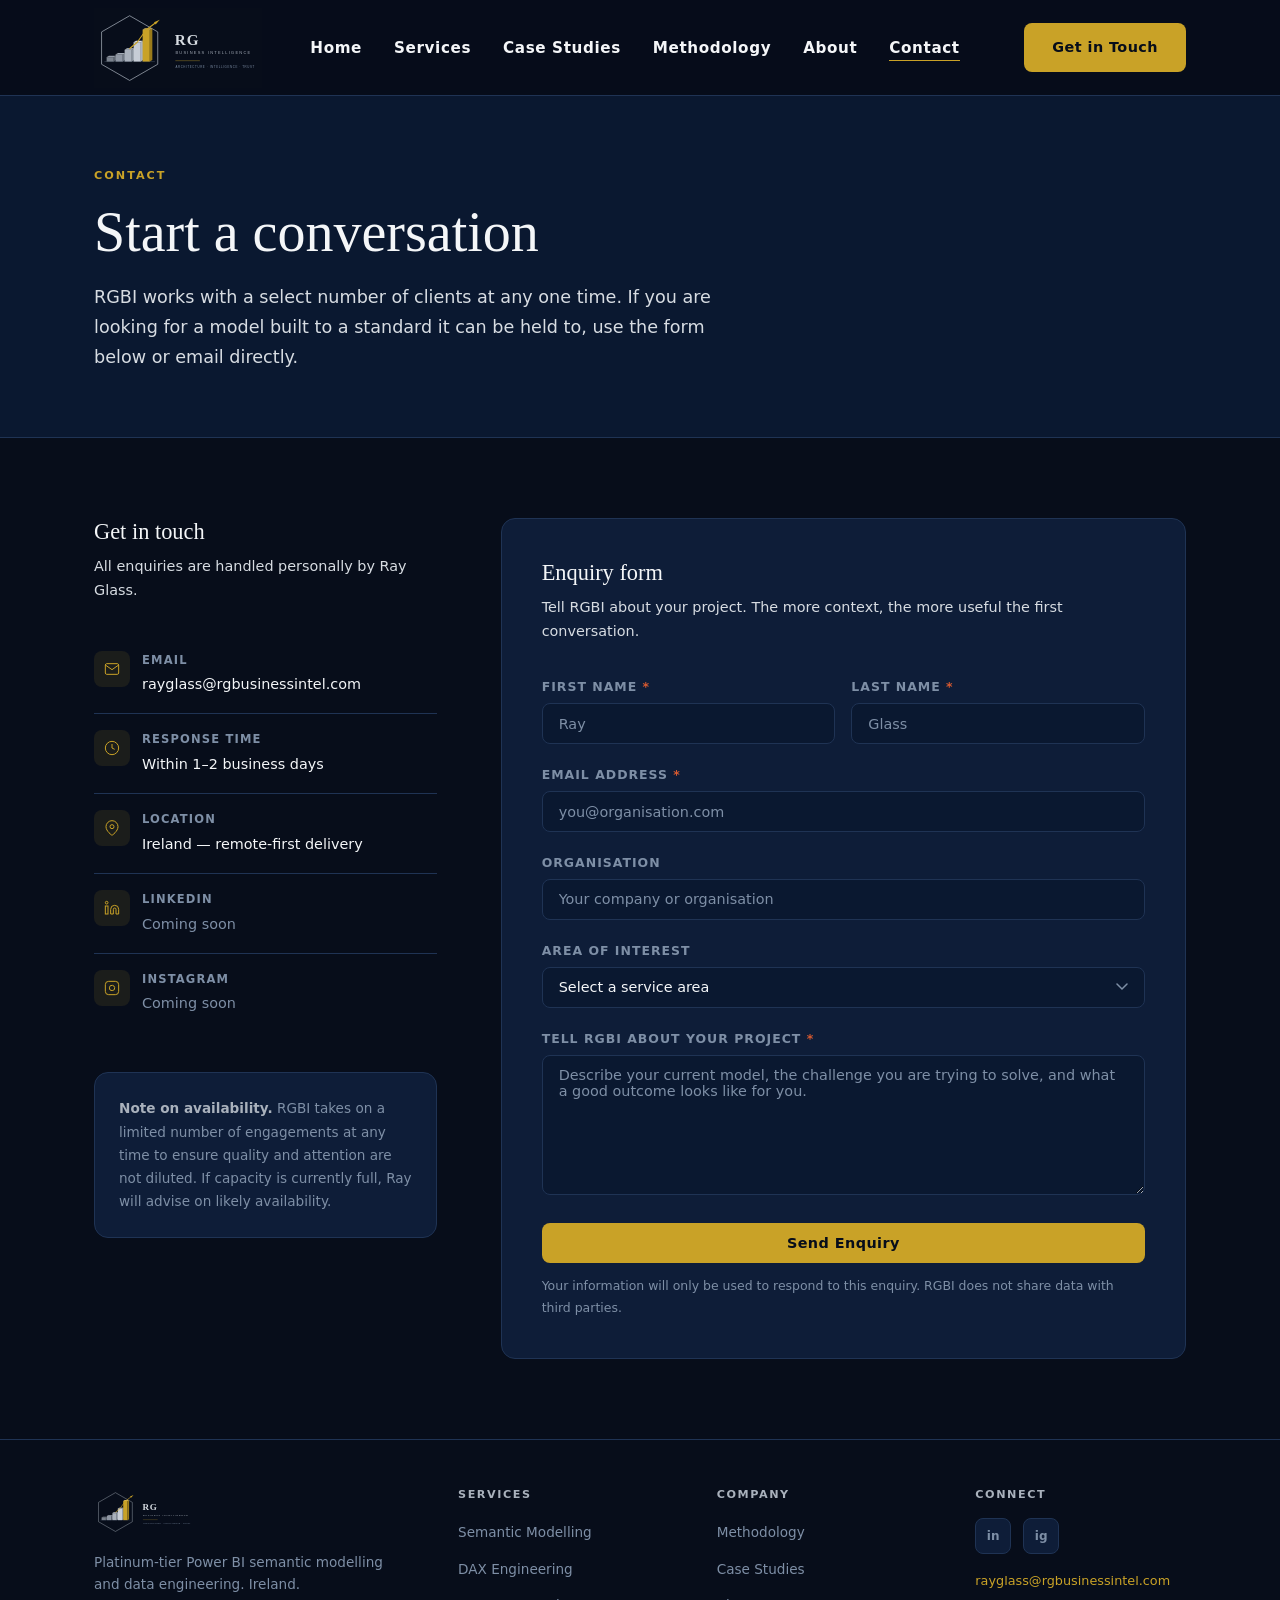
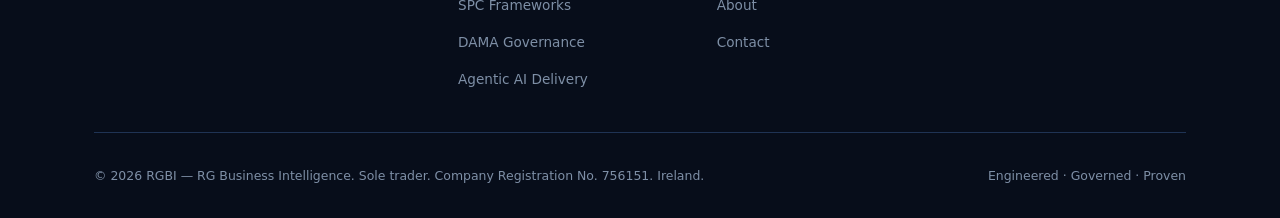
<file: contact.html>
<!DOCTYPE html>
<html lang="en">
<head>
  <meta charset="UTF-8" />
  <meta name="viewport" content="width=device-width, initial-scale=1.0" />
  <title>Contact — RGBI</title>
  <meta name="description" content="Get in touch with RGBI — RG Business Intelligence. Enquire about semantic modelling, DAX engineering, SPC frameworks, or governance implementation." />
  <link rel="icon" type="image/svg+xml" href="assets/rgbi_mark_only.svg" />
  <link rel="stylesheet" href="css/style.css" />
</head>
<body>

  <!-- ── Navigation ─────────────────────────────────────── -->
  <nav class="site-nav" role="navigation" aria-label="Main navigation">
    <div class="container nav-inner">
      <a href="index.html" class="nav-logo" aria-label="RGBI Home">
        <img src="assets/rgbi_logo_horizontal_tight.svg" alt="RGBI — RG Business Intelligence" />
      </a>
      <ul class="nav-links" role="list">
        <li><a href="index.html">Home</a></li>
        <li><a href="services.html">Services</a></li>
        <li><a href="case-studies.html">Case Studies</a></li>
        <li><a href="methodology.html">Methodology</a></li>
        <li><a href="about.html">About</a></li>
        <li><a href="contact.html">Contact</a></li>
      </ul>
      <a href="contact.html" class="btn btn-primary nav-cta">Get in Touch</a>
      <button class="nav-toggle" aria-label="Toggle menu" aria-expanded="false">
        <span></span><span></span><span></span>
      </button>
    </div>
  </nav>

  <!-- ── Page Hero ──────────────────────────────────────── -->
  <section class="page-hero">
    <div class="container">
      <span class="section-label">Contact</span>
      <h1>Start a conversation</h1>
      <p>
        RGBI works with a select number of clients at any one time.
        If you are looking for a model built to a standard it can be held to,
        use the form below or email directly.
      </p>
    </div>
  </section>

  <!-- ── Contact Layout ─────────────────────────────────── -->
  <section class="section">
    <div class="container">
      <div class="contact-layout">

        <!-- Contact Info -->
        <div class="contact-info">
          <h3>Get in touch</h3>
          <p>All enquiries are handled personally by Ray Glass.</p>

          <div style="margin-top:2rem;">
            <div class="contact-detail">
              <div class="contact-detail-icon">
                <svg viewBox="0 0 24 24" stroke-width="1.5"><path d="M4 4h16c1.1 0 2 .9 2 2v12c0 1.1-.9 2-2 2H4c-1.1 0-2-.9-2-2V6c0-1.1.9-2 2-2z"/><polyline points="22,6 12,13 2,6"/></svg>
              </div>
              <div>
                <span class="contact-detail-label">Email</span>
                <a href="mailto:rayglass@rgbusinessintel.com" class="contact-detail-value">rayglass@rgbusinessintel.com</a>
              </div>
            </div>

            <div class="contact-detail">
              <div class="contact-detail-icon">
                <svg viewBox="0 0 24 24" stroke-width="1.5"><circle cx="12" cy="12" r="10"/><polyline points="12 6 12 12 16 14"/></svg>
              </div>
              <div>
                <span class="contact-detail-label">Response time</span>
                <span class="contact-detail-value">Within 1–2 business days</span>
              </div>
            </div>

            <div class="contact-detail">
              <div class="contact-detail-icon">
                <svg viewBox="0 0 24 24" stroke-width="1.5"><path d="M21 10c0 7-9 13-9 13s-9-6-9-13a9 9 0 0 1 18 0z"/><circle cx="12" cy="10" r="3"/></svg>
              </div>
              <div>
                <span class="contact-detail-label">Location</span>
                <span class="contact-detail-value">Ireland — remote-first delivery</span>
              </div>
            </div>

            <div class="contact-detail">
              <div class="contact-detail-icon">
                <svg viewBox="0 0 24 24" stroke-width="1.5"><path d="M16 8a6 6 0 0 1 6 6v7h-4v-7a2 2 0 0 0-2-2 2 2 0 0 0-2 2v7h-4v-7a6 6 0 0 1 6-6z"/><rect x="2" y="9" width="4" height="12"/><circle cx="4" cy="4" r="2"/></svg>
              </div>
              <div>
                <span class="contact-detail-label">LinkedIn</span>
                <span class="contact-detail-value" style="color:var(--text-muted);">Coming soon</span>
              </div>
            </div>

            <div class="contact-detail">
              <div class="contact-detail-icon">
                <svg viewBox="0 0 24 24" stroke-width="1.5"><rect x="2" y="2" width="20" height="20" rx="5"/><path d="M16 11.37A4 4 0 1 1 12.63 8 4 4 0 0 1 16 11.37z"/><line x1="17.5" y1="6.5" x2="17.51" y2="6.5"/></svg>
              </div>
              <div>
                <span class="contact-detail-label">Instagram</span>
                <span class="contact-detail-value" style="color:var(--text-muted);">Coming soon</span>
              </div>
            </div>
          </div>

          <div style="margin-top:2.5rem; padding:1.5rem; background:var(--bg-elevated); border:1px solid var(--bg-card); border-radius:var(--radius-lg);">
            <p style="font-size:0.85rem; margin:0; color:var(--text-muted);">
              <strong style="color:var(--text-secondary);">Note on availability.</strong>
              RGBI takes on a limited number of engagements at any time to ensure quality
              and attention are not diluted. If capacity is currently full, Ray will advise
              on likely availability.
            </p>
          </div>
        </div>

        <!-- Enquiry Form -->
        <div class="contact-form">
          <h3>Enquiry form</h3>
          <p>Tell RGBI about your project. The more context, the more useful the first conversation.</p>

          <!--
            FORMSPREE SETUP REQUIRED:
            1. Register at https://formspree.io (free tier supports up to 50 submissions/month)
            2. Create a new form pointed to rayglass@rgbusinessintel.com
            3. Replace YOUR_FORM_ID below with the ID Formspree provides (e.g. xpwzyjkl)
            The form action should be: https://formspree.io/f/YOUR_FORM_ID
          -->
          <form
            id="contact-form"
            action="https://formspree.io/f/meoldkop"
            method="POST"
            novalidate
          >
            <!-- Honeypot anti-spam -->
            <input type="text" name="_gotcha" style="display:none" tabindex="-1" autocomplete="off" />
            <!-- Redirect subject -->
            <input type="hidden" name="_subject" value="New RGBI Website Enquiry" />

            <div class="form-row">
              <div class="form-group">
                <label for="first-name">First name <span style="color:var(--red)">*</span></label>
                <input type="text" id="first-name" name="first_name" placeholder="Ray" required />
              </div>
              <div class="form-group">
                <label for="last-name">Last name <span style="color:var(--red)">*</span></label>
                <input type="text" id="last-name" name="last_name" placeholder="Glass" required />
              </div>
            </div>

            <div class="form-group">
              <label for="email">Email address <span style="color:var(--red)">*</span></label>
              <input type="email" id="email" name="email" placeholder="you@organisation.com" required />
            </div>

            <div class="form-group">
              <label for="organisation">Organisation</label>
              <input type="text" id="organisation" name="organisation" placeholder="Your company or organisation" />
            </div>

            <div class="form-group">
              <label for="service">Area of interest</label>
              <select id="service" name="service">
                <option value="" disabled selected>Select a service area</option>
                <option value="Semantic Modelling">Semantic Modelling</option>
                <option value="DAX Engineering">DAX Engineering</option>
                <option value="SPC Frameworks">Statistical Process Control Frameworks</option>
                <option value="DAMA Governance">DAMA DMBOK Governance</option>
                <option value="Agentic AI Delivery">Agentic AI Delivery</option>
                <option value="Architecture Review">Model Architecture Review</option>
                <option value="General Enquiry">General Enquiry</option>
              </select>
            </div>

            <div class="form-group">
              <label for="message">Tell RGBI about your project <span style="color:var(--red)">*</span></label>
              <textarea
                id="message"
                name="message"
                placeholder="Describe your current model, the challenge you are trying to solve, and what a good outcome looks like for you."
                required
              ></textarea>
            </div>

            <button type="submit" class="btn btn-primary" style="width:100%; justify-content:center;">
              Send Enquiry
            </button>

            <p class="form-note">
              Your information will only be used to respond to this enquiry.
              RGBI does not share data with third parties.
            </p>

          </form>

          <div id="form-success" style="display:none; padding:2rem; text-align:center;">
            <p style="font-size:1.1rem; color:var(--green); margin-bottom:0.5rem;">
              ✓ Enquiry received
            </p>
            <p style="color:var(--text-secondary);">
              Ray will be in touch within 1–2 business days.
              If your matter is urgent, email directly at
              <a href="mailto:rayglass@rgbusinessintel.com" style="color:var(--gold);">rayglass@rgbusinessintel.com</a>.
            </p>
          </div>

        </div>
      </div>
    </div>
  </section>

  <!-- ── Footer ─────────────────────────────────────────── -->
  <footer class="site-footer">
    <div class="container">
      <div class="footer-inner">
        <div class="footer-brand">
          <img src="assets/rgbi_logo_horizontal_tight.svg" alt="RGBI" />
          <p>Platinum-tier Power BI semantic modelling and data engineering. Ireland.</p>
        </div>
        <div class="footer-col">
          <h4>Services</h4>
          <ul>
            <li><a href="services.html#semantic">Semantic Modelling</a></li>
            <li><a href="services.html#dax">DAX Engineering</a></li>
            <li><a href="services.html#spc">SPC Frameworks</a></li>
            <li><a href="services.html#governance">DAMA Governance</a></li>
            <li><a href="services.html#agentic">Agentic AI Delivery</a></li>
          </ul>
        </div>
        <div class="footer-col">
          <h4>Company</h4>
          <ul>
            <li><a href="methodology.html">Methodology</a></li>
            <li><a href="case-studies.html">Case Studies</a></li>
            <li><a href="about.html">About</a></li>
            <li><a href="contact.html">Contact</a></li>
          </ul>
        </div>
        <div class="footer-col">
          <h4>Connect</h4>
          <div class="social-links">
            <a href="#" class="social-link" aria-label="LinkedIn" title="LinkedIn — coming soon">in</a>
            <a href="#" class="social-link" aria-label="Instagram" title="Instagram — coming soon">ig</a>
          </div>
          <p style="margin-top:1rem; font-size:0.8rem; color:var(--text-muted);">
            <a href="mailto:rayglass@rgbusinessintel.com" style="color:var(--gold);">rayglass@rgbusinessintel.com</a>
          </p>
        </div>
      </div>
      <div class="footer-bottom">
        <p>© 2026 RGBI — RG Business Intelligence. Sole trader. Company Registration No. 756151. Ireland.</p>
        <p>Engineered · Governed · Proven</p>
      </div>
    </div>
  </footer>

  <script src="js/main.js"></script>
</body>
</html>
</file>
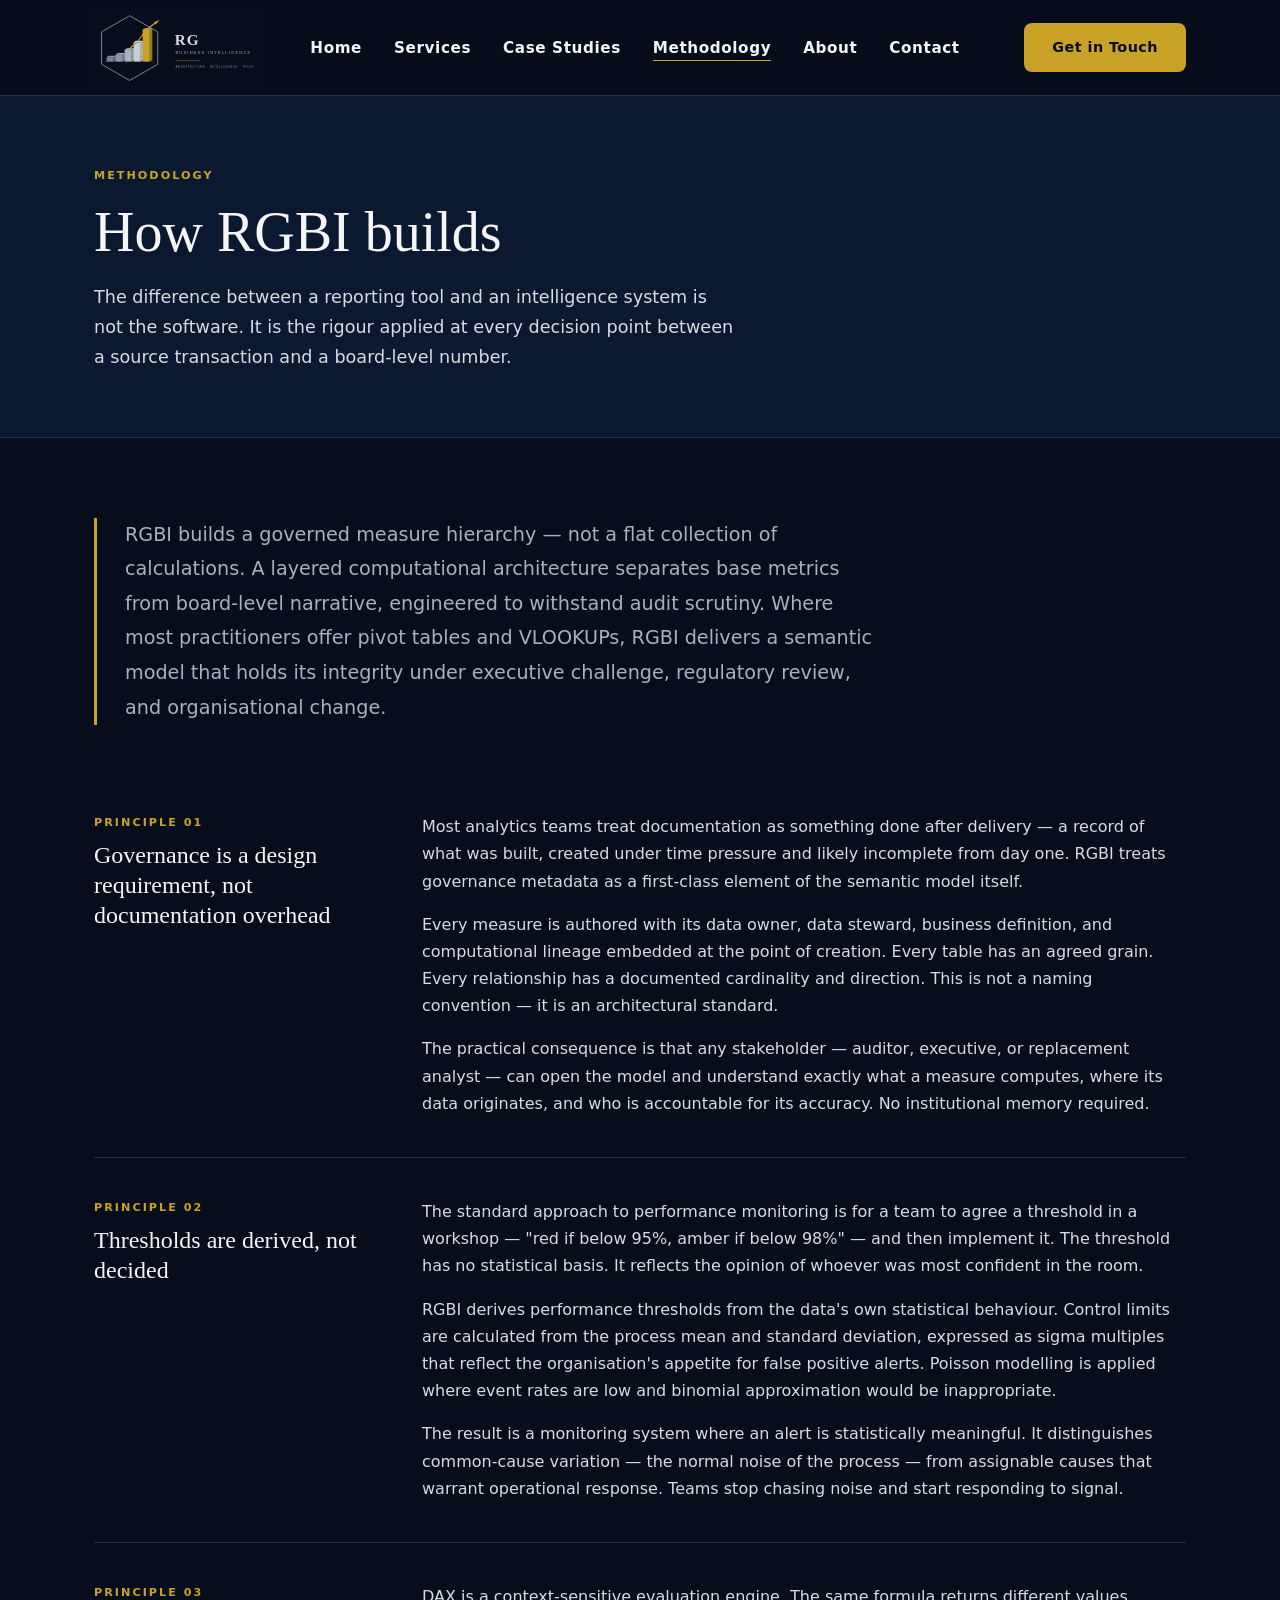
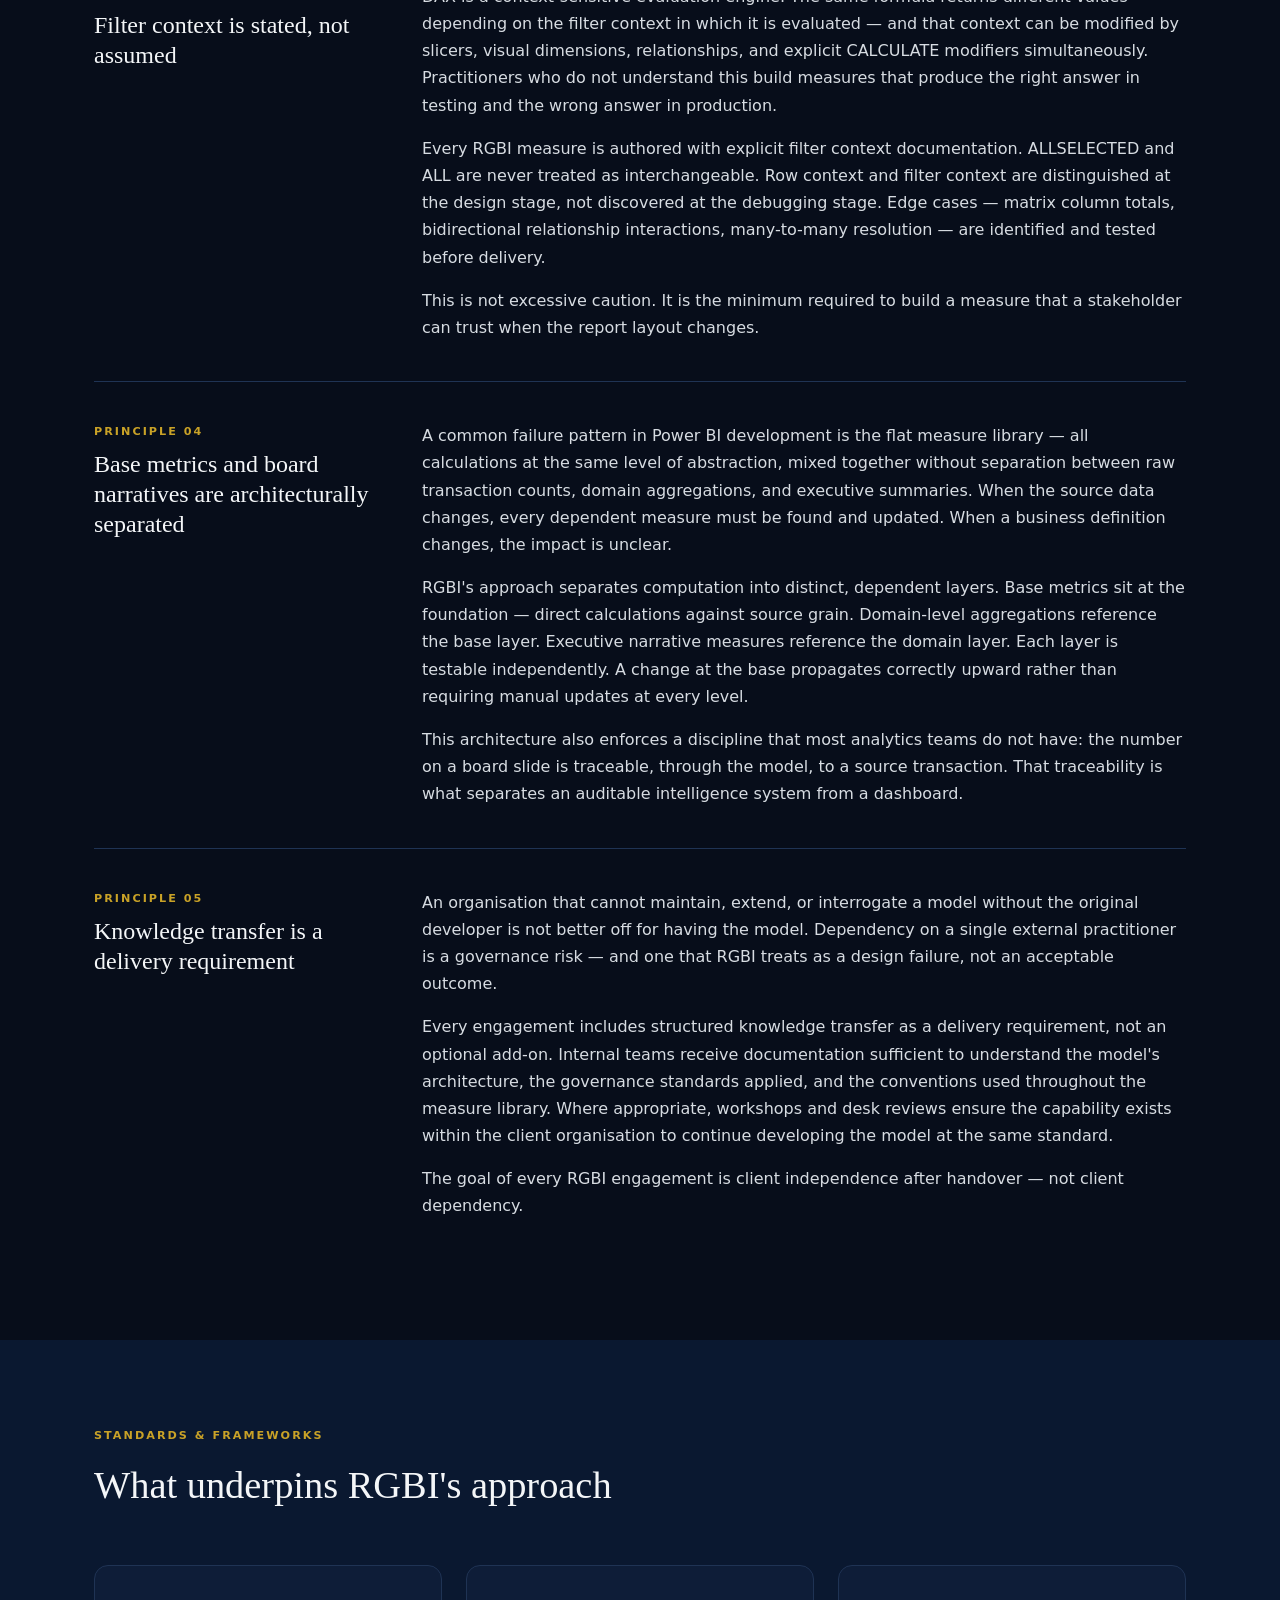
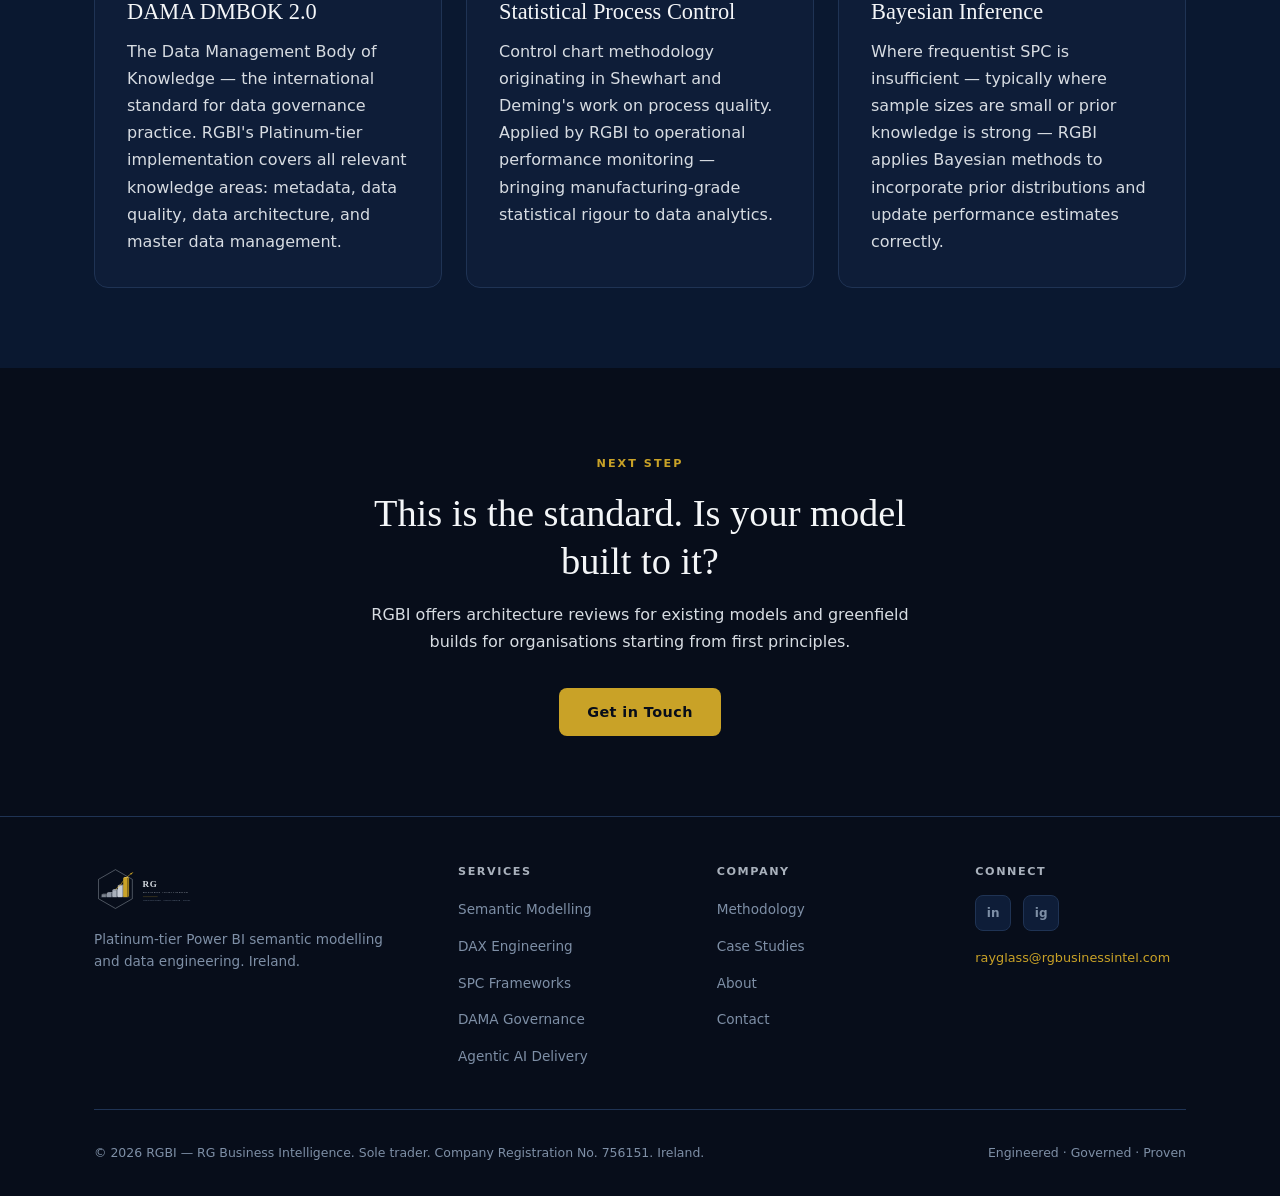
<file: methodology.html>
<!DOCTYPE html>
<html lang="en">
<head>
  <meta charset="UTF-8" />
  <meta name="viewport" content="width=device-width, initial-scale=1.0" />
  <title>Methodology — RGBI</title>
  <meta name="description" content="RGBI's approach to semantic model design, statistical rigour, and governed data intelligence — built to withstand audit, executive challenge, and organisational change." />
  <link rel="icon" type="image/svg+xml" href="assets/rgbi_mark_only.svg" />
  <link rel="stylesheet" href="css/style.css" />
</head>
<body>

  <!-- ── Navigation ─────────────────────────────────────── -->
  <nav class="site-nav" role="navigation" aria-label="Main navigation">
    <div class="container nav-inner">
      <a href="index.html" class="nav-logo" aria-label="RGBI Home">
        <img src="assets/rgbi_logo_horizontal_tight.svg" alt="RGBI — RG Business Intelligence" />
      </a>
      <ul class="nav-links" role="list">
        <li><a href="index.html">Home</a></li>
        <li><a href="services.html">Services</a></li>
        <li><a href="case-studies.html">Case Studies</a></li>
        <li><a href="methodology.html">Methodology</a></li>
        <li><a href="about.html">About</a></li>
        <li><a href="contact.html">Contact</a></li>
      </ul>
      <a href="contact.html" class="btn btn-primary nav-cta">Get in Touch</a>
      <button class="nav-toggle" aria-label="Toggle menu" aria-expanded="false">
        <span></span><span></span><span></span>
      </button>
    </div>
  </nav>

  <!-- ── Page Hero ──────────────────────────────────────── -->
  <section class="page-hero">
    <div class="container">
      <span class="section-label">Methodology</span>
      <h1>How RGBI builds</h1>
      <p>
        The difference between a reporting tool and an intelligence system is not the software.
        It is the rigour applied at every decision point between a source transaction
        and a board-level number.
      </p>
    </div>
  </section>

  <!-- ── Intro ──────────────────────────────────────────── -->
  <section class="section">
    <div class="container">
      <p class="methodology-intro">
        RGBI builds a governed measure hierarchy — not a flat collection of calculations.
        A layered computational architecture separates base metrics from board-level narrative,
        engineered to withstand audit scrutiny. Where most practitioners offer pivot tables
        and VLOOKUPs, RGBI delivers a semantic model that holds its integrity under
        executive challenge, regulatory review, and organisational change.
      </p>

      <!-- ── Method Blocks ─────────────────────────────── -->
      <div class="method-block">
        <div class="method-label-area">
          <span class="section-label">Principle 01</span>
          <h3>Governance is a design requirement, not documentation overhead</h3>
        </div>
        <div>
          <p>
            Most analytics teams treat documentation as something done after delivery —
            a record of what was built, created under time pressure and likely incomplete
            from day one. RGBI treats governance metadata as a first-class element of the
            semantic model itself.
          </p>
          <p>
            Every measure is authored with its data owner, data steward, business definition,
            and computational lineage embedded at the point of creation. Every table has
            an agreed grain. Every relationship has a documented cardinality and direction.
            This is not a naming convention — it is an architectural standard.
          </p>
          <p>
            The practical consequence is that any stakeholder — auditor, executive,
            or replacement analyst — can open the model and understand exactly what a
            measure computes, where its data originates, and who is accountable for its
            accuracy. No institutional memory required.
          </p>
        </div>
      </div>

      <div class="method-block">
        <div class="method-label-area">
          <span class="section-label">Principle 02</span>
          <h3>Thresholds are derived, not decided</h3>
        </div>
        <div>
          <p>
            The standard approach to performance monitoring is for a team to agree a
            threshold in a workshop — "red if below 95%, amber if below 98%" — and then
            implement it. The threshold has no statistical basis. It reflects the opinion
            of whoever was most confident in the room.
          </p>
          <p>
            RGBI derives performance thresholds from the data's own statistical behaviour.
            Control limits are calculated from the process mean and standard deviation,
            expressed as sigma multiples that reflect the organisation's appetite for
            false positive alerts. Poisson modelling is applied where event rates are
            low and binomial approximation would be inappropriate.
          </p>
          <p>
            The result is a monitoring system where an alert is statistically meaningful.
            It distinguishes common-cause variation — the normal noise of the process —
            from assignable causes that warrant operational response. Teams stop chasing
            noise and start responding to signal.
          </p>
        </div>
      </div>

      <div class="method-block">
        <div class="method-label-area">
          <span class="section-label">Principle 03</span>
          <h3>Filter context is stated, not assumed</h3>
        </div>
        <div>
          <p>
            DAX is a context-sensitive evaluation engine. The same formula returns
            different values depending on the filter context in which it is evaluated —
            and that context can be modified by slicers, visual dimensions, relationships,
            and explicit CALCULATE modifiers simultaneously. Practitioners who do not
            understand this build measures that produce the right answer in testing
            and the wrong answer in production.
          </p>
          <p>
            Every RGBI measure is authored with explicit filter context documentation.
            ALLSELECTED and ALL are never treated as interchangeable. Row context
            and filter context are distinguished at the design stage, not discovered
            at the debugging stage. Edge cases — matrix column totals, bidirectional
            relationship interactions, many-to-many resolution — are identified and
            tested before delivery.
          </p>
          <p>
            This is not excessive caution. It is the minimum required to build a measure
            that a stakeholder can trust when the report layout changes.
          </p>
        </div>
      </div>

      <div class="method-block">
        <div class="method-label-area">
          <span class="section-label">Principle 04</span>
          <h3>Base metrics and board narratives are architecturally separated</h3>
        </div>
        <div>
          <p>
            A common failure pattern in Power BI development is the flat measure library —
            all calculations at the same level of abstraction, mixed together without
            separation between raw transaction counts, domain aggregations, and executive
            summaries. When the source data changes, every dependent measure must be
            found and updated. When a business definition changes, the impact is unclear.
          </p>
          <p>
            RGBI's approach separates computation into distinct, dependent layers.
            Base metrics sit at the foundation — direct calculations against source
            grain. Domain-level aggregations reference the base layer.
            Executive narrative measures reference the domain layer.
            Each layer is testable independently. A change at the base propagates
            correctly upward rather than requiring manual updates at every level.
          </p>
          <p>
            This architecture also enforces a discipline that most analytics teams do not
            have: the number on a board slide is traceable, through the model, to a
            source transaction. That traceability is what separates an auditable
            intelligence system from a dashboard.
          </p>
        </div>
      </div>

      <div class="method-block">
        <div class="method-label-area">
          <span class="section-label">Principle 05</span>
          <h3>Knowledge transfer is a delivery requirement</h3>
        </div>
        <div>
          <p>
            An organisation that cannot maintain, extend, or interrogate a model without
            the original developer is not better off for having the model. Dependency
            on a single external practitioner is a governance risk — and one that RGBI
            treats as a design failure, not an acceptable outcome.
          </p>
          <p>
            Every engagement includes structured knowledge transfer as a delivery
            requirement, not an optional add-on. Internal teams receive documentation
            sufficient to understand the model's architecture, the governance standards
            applied, and the conventions used throughout the measure library.
            Where appropriate, workshops and desk reviews ensure the capability
            exists within the client organisation to continue developing the model
            at the same standard.
          </p>
          <p>
            The goal of every RGBI engagement is client independence after handover —
            not client dependency.
          </p>
        </div>
      </div>

    </div>
  </section>

  <!-- ── Standards Referenced ───────────────────────────── -->
  <section class="section section--dark">
    <div class="container">
      <div class="section-header">
        <span class="section-label">Standards &amp; Frameworks</span>
        <h2>What underpins RGBI's approach</h2>
      </div>
      <div class="grid-3">
        <div class="card">
          <h3>DAMA DMBOK 2.0</h3>
          <p>
            The Data Management Body of Knowledge — the international standard for
            data governance practice. RGBI's Platinum-tier implementation covers
            all relevant knowledge areas: metadata, data quality, data architecture,
            and master data management.
          </p>
        </div>
        <div class="card">
          <h3>Statistical Process Control</h3>
          <p>
            Control chart methodology originating in Shewhart and Deming's work on
            process quality. Applied by RGBI to operational performance monitoring —
            bringing manufacturing-grade statistical rigour to data analytics.
          </p>
        </div>
        <div class="card">
          <h3>Bayesian Inference</h3>
          <p>
            Where frequentist SPC is insufficient — typically where sample sizes are
            small or prior knowledge is strong — RGBI applies Bayesian methods to
            incorporate prior distributions and update performance estimates correctly.
          </p>
        </div>
      </div>
    </div>
  </section>

  <!-- ── CTA ────────────────────────────────────────────── -->
  <section class="section">
    <div class="container" style="text-align:center; max-width:600px; margin:0 auto;">
      <span class="section-label">Next Step</span>
      <h2>This is the standard. Is your model built to it?</h2>
      <p style="margin:1rem 0 2rem;">
        RGBI offers architecture reviews for existing models and greenfield builds
        for organisations starting from first principles.
      </p>
      <a href="contact.html" class="btn btn-primary">Get in Touch</a>
    </div>
  </section>

  <!-- ── Footer ─────────────────────────────────────────── -->
  <footer class="site-footer">
    <div class="container">
      <div class="footer-inner">
        <div class="footer-brand">
          <img src="assets/rgbi_logo_horizontal_tight.svg" alt="RGBI" />
          <p>Platinum-tier Power BI semantic modelling and data engineering. Ireland.</p>
        </div>
        <div class="footer-col">
          <h4>Services</h4>
          <ul>
            <li><a href="services.html#semantic">Semantic Modelling</a></li>
            <li><a href="services.html#dax">DAX Engineering</a></li>
            <li><a href="services.html#spc">SPC Frameworks</a></li>
            <li><a href="services.html#governance">DAMA Governance</a></li>
            <li><a href="services.html#agentic">Agentic AI Delivery</a></li>
          </ul>
        </div>
        <div class="footer-col">
          <h4>Company</h4>
          <ul>
            <li><a href="methodology.html">Methodology</a></li>
            <li><a href="case-studies.html">Case Studies</a></li>
            <li><a href="about.html">About</a></li>
            <li><a href="contact.html">Contact</a></li>
          </ul>
        </div>
        <div class="footer-col">
          <h4>Connect</h4>
          <div class="social-links">
            <a href="#" class="social-link" aria-label="LinkedIn" title="LinkedIn — coming soon">in</a>
            <a href="#" class="social-link" aria-label="Instagram" title="Instagram — coming soon">ig</a>
          </div>
          <p style="margin-top:1rem; font-size:0.8rem; color:var(--text-muted);">
            <a href="mailto:rayglass@rgbusinessintel.com" style="color:var(--gold);">rayglass@rgbusinessintel.com</a>
          </p>
        </div>
      </div>
      <div class="footer-bottom">
        <p>© 2026 RGBI — RG Business Intelligence. Sole trader. Company Registration No. 756151. Ireland.</p>
        <p>Engineered · Governed · Proven</p>
      </div>
    </div>
  </footer>

  <script src="js/main.js"></script>
</body>
</html>
</file>
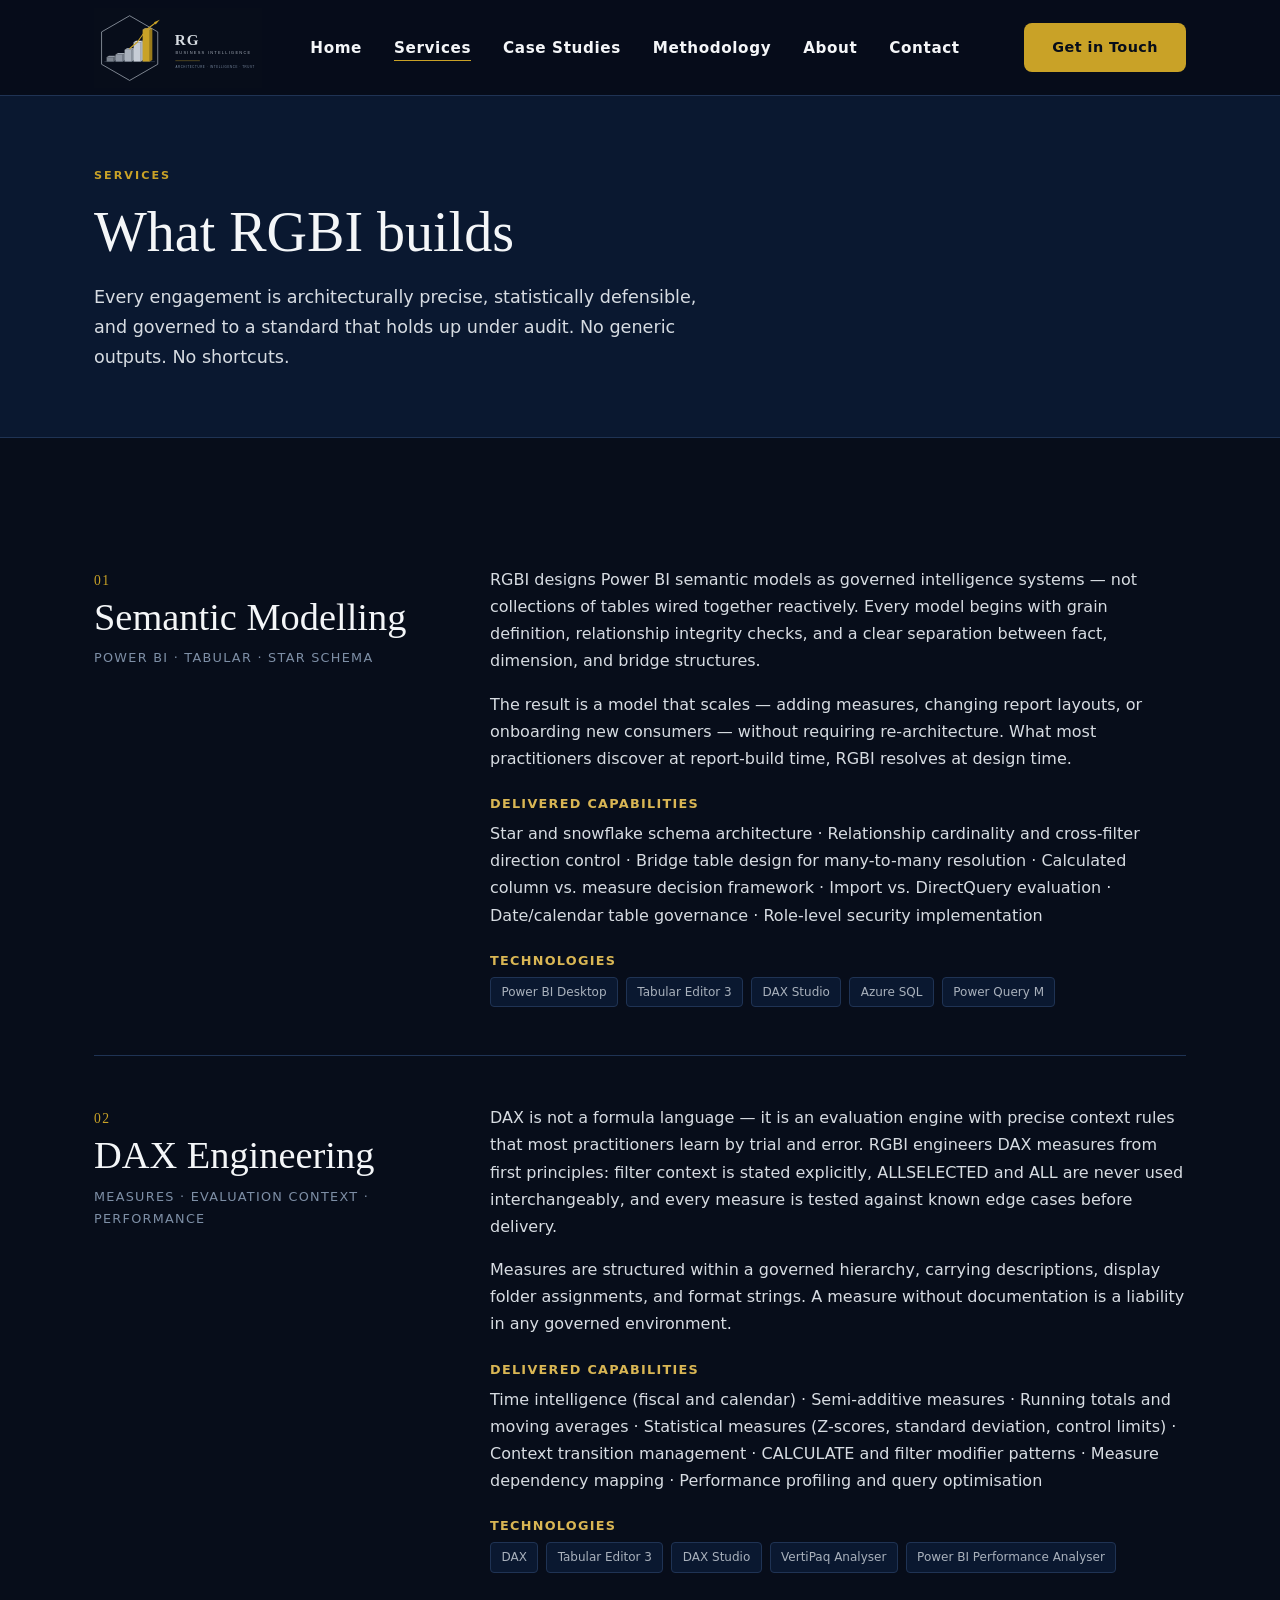
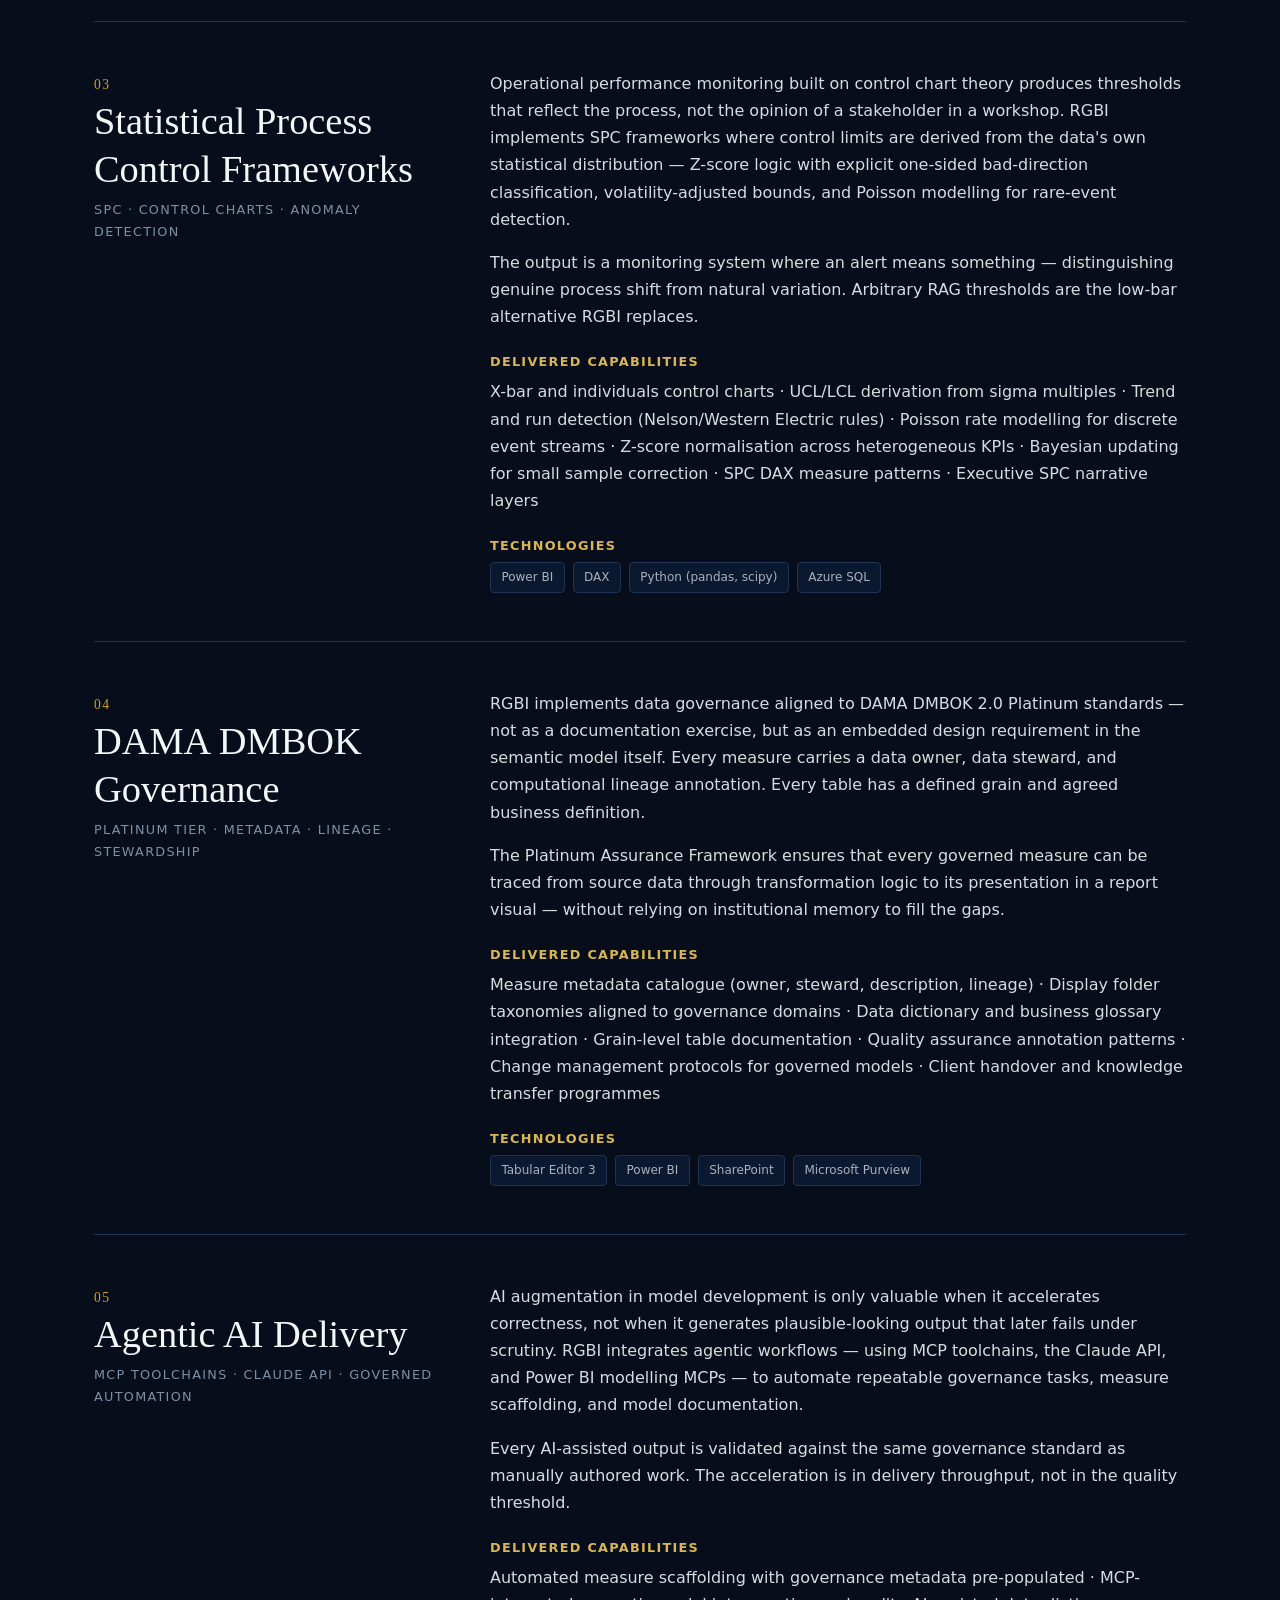
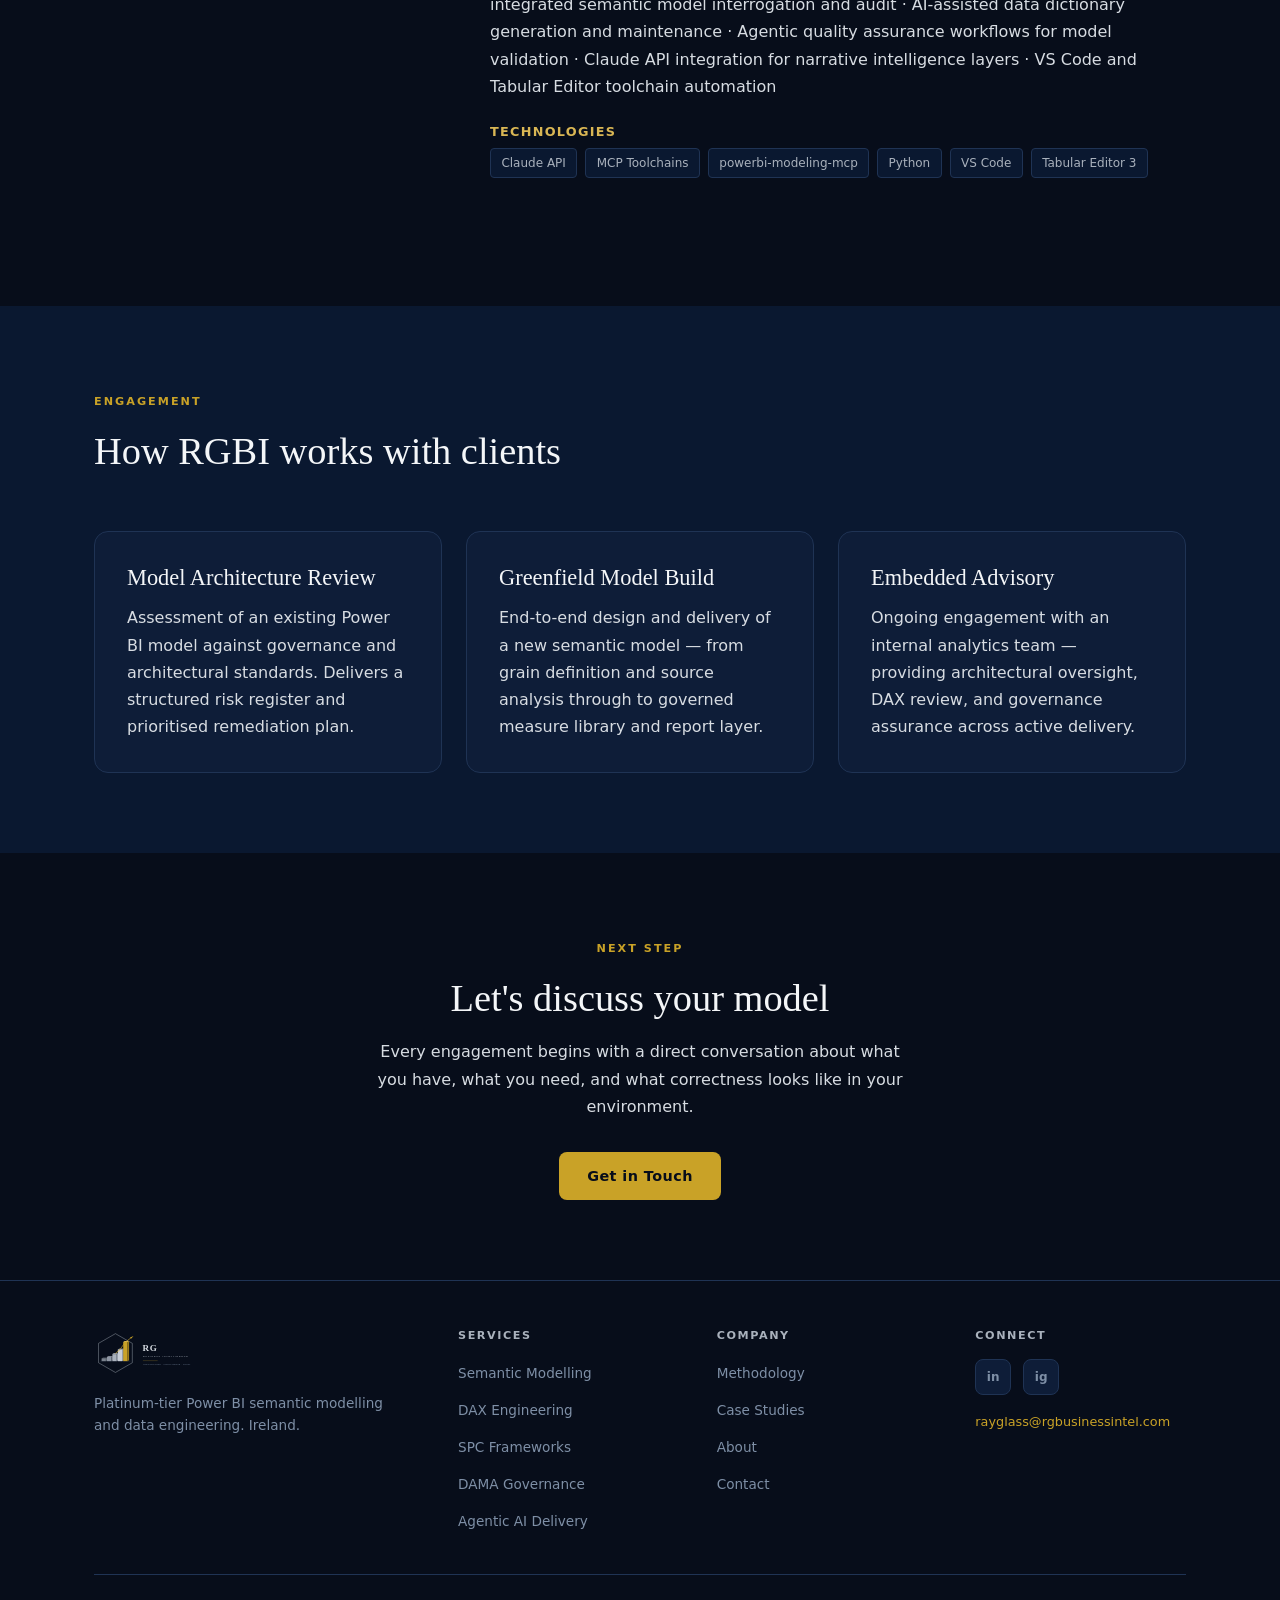
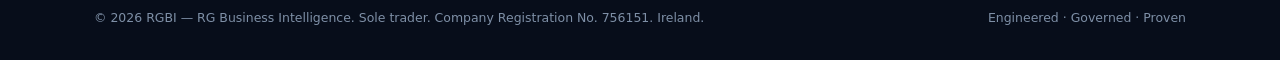
<file: services.html>
<!DOCTYPE html>
<html lang="en">
<head>
  <meta charset="UTF-8" />
  <meta name="viewport" content="width=device-width, initial-scale=1.0" />
  <title>Services — RGBI</title>
  <meta name="description" content="RGBI's service offering: Power BI semantic modelling, DAX engineering, SPC frameworks, DAMA DMBOK governance, and agentic AI delivery." />
  <link rel="icon" type="image/svg+xml" href="assets/rgbi_mark_only.svg" />
  <link rel="stylesheet" href="css/style.css" />
</head>
<body>

  <!-- ── Navigation ─────────────────────────────────────── -->
  <nav class="site-nav" role="navigation" aria-label="Main navigation">
    <div class="container nav-inner">
      <a href="index.html" class="nav-logo" aria-label="RGBI Home">
        <img src="assets/rgbi_logo_horizontal_tight.svg" alt="RGBI — RG Business Intelligence" />
      </a>
      <ul class="nav-links" role="list">
        <li><a href="index.html">Home</a></li>
        <li><a href="services.html">Services</a></li>
        <li><a href="case-studies.html">Case Studies</a></li>
        <li><a href="methodology.html">Methodology</a></li>
        <li><a href="about.html">About</a></li>
        <li><a href="contact.html">Contact</a></li>
      </ul>
      <a href="contact.html" class="btn btn-primary nav-cta">Get in Touch</a>
      <button class="nav-toggle" aria-label="Toggle menu" aria-expanded="false">
        <span></span><span></span><span></span>
      </button>
    </div>
  </nav>

  <!-- ── Page Hero ──────────────────────────────────────── -->
  <section class="page-hero">
    <div class="container">
      <span class="section-label">Services</span>
      <h1>What RGBI builds</h1>
      <p>
        Every engagement is architecturally precise, statistically defensible, and governed
        to a standard that holds up under audit. No generic outputs. No shortcuts.
      </p>
    </div>
  </section>

  <!-- ── Services List ──────────────────────────────────── -->
  <section class="section">
    <div class="container">

      <div class="service-block" id="semantic">
        <div>
          <span class="service-number">01</span>
          <h2 class="service-title">Semantic Modelling</h2>
          <span class="service-sub">Power BI · Tabular · Star Schema</span>
        </div>
        <div class="service-detail">
          <p>
            RGBI designs Power BI semantic models as governed intelligence systems —
            not collections of tables wired together reactively. Every model begins with
            grain definition, relationship integrity checks, and a clear separation between
            fact, dimension, and bridge structures.
          </p>
          <p>
            The result is a model that scales — adding measures, changing report layouts,
            or onboarding new consumers — without requiring re-architecture. What most
            practitioners discover at report-build time, RGBI resolves at design time.
          </p>
          <h4>Delivered capabilities</h4>
          <p>
            Star and snowflake schema architecture · Relationship cardinality and cross-filter
            direction control · Bridge table design for many-to-many resolution ·
            Calculated column vs. measure decision framework · Import vs. DirectQuery
            evaluation · Date/calendar table governance · Role-level security implementation
          </p>
          <h4>Technologies</h4>
          <div class="tag-list">
            <span class="tag">Power BI Desktop</span>
            <span class="tag">Tabular Editor 3</span>
            <span class="tag">DAX Studio</span>
            <span class="tag">Azure SQL</span>
            <span class="tag">Power Query M</span>
          </div>
        </div>
      </div>

      <div class="service-block" id="dax">
        <div>
          <span class="service-number">02</span>
          <h2 class="service-title">DAX Engineering</h2>
          <span class="service-sub">Measures · Evaluation Context · Performance</span>
        </div>
        <div class="service-detail">
          <p>
            DAX is not a formula language — it is an evaluation engine with precise
            context rules that most practitioners learn by trial and error. RGBI engineers
            DAX measures from first principles: filter context is stated explicitly,
            ALLSELECTED and ALL are never used interchangeably, and every measure is tested
            against known edge cases before delivery.
          </p>
          <p>
            Measures are structured within a governed hierarchy, carrying descriptions,
            display folder assignments, and format strings. A measure without documentation
            is a liability in any governed environment.
          </p>
          <h4>Delivered capabilities</h4>
          <p>
            Time intelligence (fiscal and calendar) · Semi-additive measures ·
            Running totals and moving averages · Statistical measures (Z-scores,
            standard deviation, control limits) · Context transition management ·
            CALCULATE and filter modifier patterns · Measure dependency mapping ·
            Performance profiling and query optimisation
          </p>
          <h4>Technologies</h4>
          <div class="tag-list">
            <span class="tag">DAX</span>
            <span class="tag">Tabular Editor 3</span>
            <span class="tag">DAX Studio</span>
            <span class="tag">VertiPaq Analyser</span>
            <span class="tag">Power BI Performance Analyser</span>
          </div>
        </div>
      </div>

      <div class="service-block" id="spc">
        <div>
          <span class="service-number">03</span>
          <h2 class="service-title">Statistical Process Control Frameworks</h2>
          <span class="service-sub">SPC · Control Charts · Anomaly Detection</span>
        </div>
        <div class="service-detail">
          <p>
            Operational performance monitoring built on control chart theory produces
            thresholds that reflect the process, not the opinion of a stakeholder in a
            workshop. RGBI implements SPC frameworks where control limits are derived
            from the data's own statistical distribution — Z-score logic with explicit
            one-sided bad-direction classification, volatility-adjusted bounds, and
            Poisson modelling for rare-event detection.
          </p>
          <p>
            The output is a monitoring system where an alert means something — distinguishing
            genuine process shift from natural variation. Arbitrary RAG thresholds are the
            low-bar alternative RGBI replaces.
          </p>
          <h4>Delivered capabilities</h4>
          <p>
            X-bar and individuals control charts · UCL/LCL derivation from sigma multiples ·
            Trend and run detection (Nelson/Western Electric rules) · Poisson rate modelling
            for discrete event streams · Z-score normalisation across heterogeneous KPIs ·
            Bayesian updating for small sample correction · SPC DAX measure patterns ·
            Executive SPC narrative layers
          </p>
          <h4>Technologies</h4>
          <div class="tag-list">
            <span class="tag">Power BI</span>
            <span class="tag">DAX</span>
            <span class="tag">Python (pandas, scipy)</span>
            <span class="tag">Azure SQL</span>
          </div>
        </div>
      </div>

      <div class="service-block" id="governance">
        <div>
          <span class="service-number">04</span>
          <h2 class="service-title">DAMA DMBOK Governance</h2>
          <span class="service-sub">Platinum Tier · Metadata · Lineage · Stewardship</span>
        </div>
        <div class="service-detail">
          <p>
            RGBI implements data governance aligned to DAMA DMBOK 2.0 Platinum standards —
            not as a documentation exercise, but as an embedded design requirement in the
            semantic model itself. Every measure carries a data owner, data steward,
            and computational lineage annotation. Every table has a defined grain and
            agreed business definition.
          </p>
          <p>
            The Platinum Assurance Framework ensures that every governed measure
            can be traced from source data through transformation logic to its presentation
            in a report visual — without relying on institutional memory to fill the gaps.
          </p>
          <h4>Delivered capabilities</h4>
          <p>
            Measure metadata catalogue (owner, steward, description, lineage) ·
            Display folder taxonomies aligned to governance domains ·
            Data dictionary and business glossary integration ·
            Grain-level table documentation · Quality assurance annotation patterns ·
            Change management protocols for governed models ·
            Client handover and knowledge transfer programmes
          </p>
          <h4>Technologies</h4>
          <div class="tag-list">
            <span class="tag">Tabular Editor 3</span>
            <span class="tag">Power BI</span>
            <span class="tag">SharePoint</span>
            <span class="tag">Microsoft Purview</span>
          </div>
        </div>
      </div>

      <div class="service-block" id="agentic">
        <div>
          <span class="service-number">05</span>
          <h2 class="service-title">Agentic AI Delivery</h2>
          <span class="service-sub">MCP Toolchains · Claude API · Governed Automation</span>
        </div>
        <div class="service-detail">
          <p>
            AI augmentation in model development is only valuable when it accelerates
            correctness, not when it generates plausible-looking output that later fails
            under scrutiny. RGBI integrates agentic workflows — using MCP toolchains,
            the Claude API, and Power BI modelling MCPs — to automate repeatable
            governance tasks, measure scaffolding, and model documentation.
          </p>
          <p>
            Every AI-assisted output is validated against the same governance standard
            as manually authored work. The acceleration is in delivery throughput,
            not in the quality threshold.
          </p>
          <h4>Delivered capabilities</h4>
          <p>
            Automated measure scaffolding with governance metadata pre-populated ·
            MCP-integrated semantic model interrogation and audit ·
            AI-assisted data dictionary generation and maintenance ·
            Agentic quality assurance workflows for model validation ·
            Claude API integration for narrative intelligence layers ·
            VS Code and Tabular Editor toolchain automation
          </p>
          <h4>Technologies</h4>
          <div class="tag-list">
            <span class="tag">Claude API</span>
            <span class="tag">MCP Toolchains</span>
            <span class="tag">powerbi-modeling-mcp</span>
            <span class="tag">Python</span>
            <span class="tag">VS Code</span>
            <span class="tag">Tabular Editor 3</span>
          </div>
        </div>
      </div>

    </div>
  </section>

  <!-- ── Engagement Model ────────────────────────────────── -->
  <section class="section section--dark">
    <div class="container">
      <div class="section-header">
        <span class="section-label">Engagement</span>
        <h2>How RGBI works with clients</h2>
      </div>
      <div class="grid-3">
        <div class="card">
          <h3>Model Architecture Review</h3>
          <p>
            Assessment of an existing Power BI model against governance and architectural
            standards. Delivers a structured risk register and prioritised remediation plan.
          </p>
        </div>
        <div class="card">
          <h3>Greenfield Model Build</h3>
          <p>
            End-to-end design and delivery of a new semantic model — from grain definition
            and source analysis through to governed measure library and report layer.
          </p>
        </div>
        <div class="card">
          <h3>Embedded Advisory</h3>
          <p>
            Ongoing engagement with an internal analytics team — providing architectural
            oversight, DAX review, and governance assurance across active delivery.
          </p>
        </div>
      </div>
    </div>
  </section>

  <!-- ── CTA ────────────────────────────────────────────── -->
  <section class="section">
    <div class="container" style="text-align:center; max-width:600px; margin:0 auto;">
      <span class="section-label">Next Step</span>
      <h2>Let's discuss your model</h2>
      <p style="margin:1rem 0 2rem;">
        Every engagement begins with a direct conversation about what you have,
        what you need, and what correctness looks like in your environment.
      </p>
      <a href="contact.html" class="btn btn-primary">Get in Touch</a>
    </div>
  </section>

  <!-- ── Footer ─────────────────────────────────────────── -->
  <footer class="site-footer">
    <div class="container">
      <div class="footer-inner">
        <div class="footer-brand">
          <img src="assets/rgbi_logo_horizontal_tight.svg" alt="RGBI" />
          <p>Platinum-tier Power BI semantic modelling and data engineering. Ireland.</p>
        </div>
        <div class="footer-col">
          <h4>Services</h4>
          <ul>
            <li><a href="services.html#semantic">Semantic Modelling</a></li>
            <li><a href="services.html#dax">DAX Engineering</a></li>
            <li><a href="services.html#spc">SPC Frameworks</a></li>
            <li><a href="services.html#governance">DAMA Governance</a></li>
            <li><a href="services.html#agentic">Agentic AI Delivery</a></li>
          </ul>
        </div>
        <div class="footer-col">
          <h4>Company</h4>
          <ul>
            <li><a href="methodology.html">Methodology</a></li>
            <li><a href="case-studies.html">Case Studies</a></li>
            <li><a href="about.html">About</a></li>
            <li><a href="contact.html">Contact</a></li>
          </ul>
        </div>
        <div class="footer-col">
          <h4>Connect</h4>
          <div class="social-links">
            <a href="#" class="social-link" aria-label="LinkedIn" title="LinkedIn — coming soon">in</a>
            <a href="#" class="social-link" aria-label="Instagram" title="Instagram — coming soon">ig</a>
          </div>
          <p style="margin-top:1rem; font-size:0.8rem; color:var(--text-muted);">
            <a href="mailto:rayglass@rgbusinessintel.com" style="color:var(--gold);">rayglass@rgbusinessintel.com</a>
          </p>
        </div>
      </div>
      <div class="footer-bottom">
        <p>© 2026 RGBI — RG Business Intelligence. Sole trader. Company Registration No. 756151. Ireland.</p>
        <p>Engineered · Governed · Proven</p>
      </div>
    </div>
  </footer>

  <script src="js/main.js"></script>
</body>
</html>
</file>
<file: css/style.css>
/* ============================================================
   RGBI — RG Business Intelligence
   style.css — Shared design system
   Colours & typography derived from RGBI_theme.json
   ============================================================ */

/* ── Reset ─────────────────────────────────────────────────── */
*, *::before, *::after { box-sizing: border-box; margin: 0; padding: 0; }
html { scroll-behavior: smooth; font-size: 16px; }
img, svg { display: block; max-width: 100%; }
a { text-decoration: none; color: inherit; }
ul { list-style: none; }

/* ── Design Tokens ──────────────────────────────────────────── */
:root {
  /* Backgrounds */
  --bg-void:      #070D1A;
  --bg-primary:   #0A1830;
  --bg-elevated:  #0E1D38;
  --bg-card:      #1F3354;
  --bg-border:    #1F3354;

  /* Foregrounds */
  --text-primary:   #F4F6F8;
  --text-secondary: #A9B1BC;
  --text-tertiary:  #D7DCE2;
  --text-muted:     #7E8FA6;

  /* Brand accents */
  --gold:       #C9A227;
  --gold-light: #D9B654;
  --gold-dim:   #8A6E1A;
  --green:      #1D9E75;
  --blue:       #378ADD;
  --red:        #D85A30;
  --purple:     #7F77DD;

  /* Typography */
  --font-serif: Georgia, 'Times New Roman', serif;
  --font-sans:  'Segoe UI', system-ui, -apple-system, sans-serif;
  --font-semi:  'Segoe UI Semibold', 'Segoe UI', system-ui, sans-serif;

  /* Sizing */
  --radius:     8px;
  --radius-lg:  14px;
  --max-width:  1140px;
  --nav-h:      96px;
}

/* ── Base ───────────────────────────────────────────────────── */
body {
  background-color: var(--bg-void);
  color: var(--text-primary);
  font-family: var(--font-sans);
  font-size: 1rem;
  line-height: 1.7;
  -webkit-font-smoothing: antialiased;
}

h1, h2, h3, h4 {
  font-family: var(--font-serif);
  font-weight: normal;
  line-height: 1.25;
  color: var(--text-primary);
}

h1 { font-size: clamp(2rem, 5vw, 3.5rem); }
h2 { font-size: clamp(1.6rem, 3vw, 2.4rem); }
h3 { font-size: clamp(1.1rem, 2vw, 1.4rem); }
h4 { font-size: 1.05rem; }

p { color: var(--text-tertiary); margin-bottom: 1rem; }
p:last-child { margin-bottom: 0; }

strong { color: var(--text-primary); font-weight: 600; }

/* ── Layout Utilities ───────────────────────────────────────── */
.container {
  max-width: var(--max-width);
  margin: 0 auto;
  padding: 0 1.5rem;
}

.section {
  padding: 5rem 0;
}

.section--dark {
  background-color: var(--bg-primary);
}

.section--elevated {
  background-color: var(--bg-elevated);
}

.section-label {
  display: inline-block;
  font-family: var(--font-sans);
  font-size: 0.7rem;
  font-weight: 700;
  letter-spacing: 0.18em;
  text-transform: uppercase;
  color: var(--gold);
  margin-bottom: 1rem;
}

.section-header {
  max-width: 680px;
  margin-bottom: 3.5rem;
}

.section-header p {
  font-size: 1.1rem;
  margin-top: 1rem;
}

/* ── Buttons ────────────────────────────────────────────────── */
.btn {
  display: inline-flex;
  align-items: center;
  gap: 0.5rem;
  padding: 0.75rem 1.75rem;
  border-radius: var(--radius);
  font-family: var(--font-sans);
  font-size: 0.9rem;
  font-weight: 600;
  letter-spacing: 0.03em;
  cursor: pointer;
  border: none;
  transition: all 0.2s ease;
  white-space: nowrap;
}

.btn-primary {
  background-color: var(--gold);
  color: var(--bg-void);
}
.btn-primary:hover {
  background-color: var(--gold-light);
  transform: translateY(-1px);
  box-shadow: 0 4px 20px rgba(201, 162, 39, 0.35);
}

.btn-outline {
  background-color: transparent;
  color: var(--text-primary);
  border: 1px solid var(--bg-card);
}
.btn-outline:hover {
  border-color: var(--gold);
  color: var(--gold);
  transform: translateY(-1px);
}

/* ── Navigation ─────────────────────────────────────────────── */
.site-nav {
  position: fixed;
  top: 0;
  left: 0;
  right: 0;
  z-index: 100;
  height: var(--nav-h);
  background-color: rgba(7, 13, 26, 0.92);
  backdrop-filter: blur(12px);
  -webkit-backdrop-filter: blur(12px);
  border-bottom: 1px solid var(--bg-card);
  transition: background-color 0.3s;
}

.nav-inner {
  display: flex;
  align-items: center;
  justify-content: space-between;
  height: 100%;
}

.nav-logo img {
  height: 80px;
  width: auto;
}

.nav-links {
  display: flex;
  align-items: center;
  gap: 2rem;
}

.nav-links a {
  font-size: 0.95rem;
  font-weight: 600;
  letter-spacing: 0.04em;
  color: var(--text-primary);
  transition: color 0.2s;
  position: relative;
}

.nav-links a::after {
  content: '';
  position: absolute;
  bottom: -4px;
  left: 0;
  width: 0;
  height: 1px;
  background-color: var(--gold);
  transition: width 0.2s;
}

.nav-links a:hover,
.nav-links a.active {
  color: var(--text-primary);
}

.nav-links a:hover::after,
.nav-links a.active::after {
  width: 100%;
}

.nav-cta {
  margin-left: 1rem;
}

.nav-toggle {
  display: none;
  flex-direction: column;
  gap: 5px;
  background: none;
  border: none;
  cursor: pointer;
  padding: 4px;
}

.nav-toggle span {
  display: block;
  width: 24px;
  height: 2px;
  background-color: var(--text-primary);
  transition: all 0.25s;
}

/* ── Hero ───────────────────────────────────────────────────── */
.hero {
  min-height: 100vh;
  display: flex;
  align-items: center;
  position: relative;
  background-color: var(--bg-void);
  overflow: hidden;
  padding-top: var(--nav-h);
}

.hero-bg {
  position: absolute;
  inset: 0;
  pointer-events: none;
  overflow: hidden;
}

/* SPC-inspired grid lines */
.hero-bg::before {
  content: '';
  position: absolute;
  inset: 0;
  background-image:
    linear-gradient(rgba(31, 51, 84, 0.35) 1px, transparent 1px),
    linear-gradient(90deg, rgba(31, 51, 84, 0.35) 1px, transparent 1px);
  background-size: 60px 60px;
}

/* Gold accent glow */
.hero-bg::after {
  content: '';
  position: absolute;
  top: -20%;
  right: -10%;
  width: 600px;
  height: 600px;
  background: radial-gradient(ellipse, rgba(201, 162, 39, 0.08) 0%, transparent 70%);
}

/* Centred hero stack */
.hero-centred {
  position: relative;
  z-index: 1;
  display: flex;
  flex-direction: column;
  align-items: center;
  text-align: center;
  width: 100%;
}

.hero-brand {
  display: flex;
  flex-direction: column;
  align-items: center;
  gap: 1rem;
  margin-bottom: 2.5rem;
}

.hero-mark {
  height: 120px;
  width: auto;
  filter: drop-shadow(0 0 40px rgba(201, 162, 39, 0.25));
}

.hero-wordmark {
  height: 140px;
  width: auto;
}

.hero-h1-large {
  font-family: var(--font-serif);
  font-size: 4.5vw;
  line-height: 1.1;
  color: var(--text-primary);
  margin-bottom: 1.5rem;
  white-space: nowrap;
  width: 100%;
}

@media (max-width: 860px) {
  .hero-h1-large {
    font-size: clamp(1.8rem, 7vw, 3rem);
    white-space: normal;
  }
}

.hero-content {
  position: relative;
}

.hero-eyebrow {
  display: flex;
  align-items: center;
  gap: 0.75rem;
  margin-bottom: 1.75rem;
}

.hero-eyebrow-line {
  display: block;
  width: 40px;
  height: 1px;
  background-color: var(--gold);
}

.hero-eyebrow-text {
  font-size: 0.7rem;
  font-weight: 700;
  letter-spacing: 0.2em;
  text-transform: uppercase;
  color: var(--gold);
}

.hero h1 {
  margin-bottom: 1.5rem;
  color: var(--text-primary);
}

.hero h1 em {
  font-style: normal;
  color: var(--gold);
}

.hero-sub {
  font-size: 1.15rem;
  color: var(--text-secondary);
  max-width: 640px;
  margin-bottom: 2.5rem;
  line-height: 1.75;
}

.hero-actions {
  display: flex;
  gap: 1rem;
  flex-wrap: wrap;
  justify-content: center;
}

.hero-stats {
  display: flex;
  gap: 3rem;
  margin-top: 4rem;
  padding-top: 3rem;
  border-top: 1px solid var(--bg-card);
  flex-wrap: wrap;
  justify-content: center;
}

.hero-stat-value {
  font-family: var(--font-semi);
  font-size: 2rem;
  color: var(--gold-light);
  display: block;
}

.hero-stat-label {
  font-size: 0.8rem;
  color: var(--text-muted);
  letter-spacing: 0.05em;
}

/* ── Cards ──────────────────────────────────────────────────── */
.card {
  background-color: var(--bg-elevated);
  border: 1px solid var(--bg-card);
  border-radius: var(--radius-lg);
  padding: 2rem;
  transition: border-color 0.2s, transform 0.2s;
}

.card:hover {
  border-color: var(--gold-dim);
  transform: translateY(-2px);
}

.card-icon {
  width: 44px;
  height: 44px;
  background-color: rgba(201, 162, 39, 0.1);
  border-radius: var(--radius);
  display: flex;
  align-items: center;
  justify-content: center;
  margin-bottom: 1.25rem;
}

.card-icon svg {
  width: 22px;
  height: 22px;
  stroke: var(--gold);
  fill: none;
}

.card h3 {
  margin-bottom: 0.75rem;
}

/* ── Grid layouts ───────────────────────────────────────────── */
.grid-3 {
  display: grid;
  grid-template-columns: repeat(3, 1fr);
  gap: 1.5rem;
}

.grid-2 {
  display: grid;
  grid-template-columns: repeat(2, 1fr);
  gap: 1.5rem;
}

/* ── F1 Parallel Cards ──────────────────────────────────────── */
.parallel-grid {
  display: flex;
  flex-direction: column;
  gap: 1rem;
}

.parallel-card {
  display: grid;
  grid-template-columns: 1fr 48px 1fr;
  align-items: center;
  gap: 0;
  background-color: var(--bg-primary);
  border: 1px solid var(--bg-card);
  border-radius: var(--radius-lg);
  overflow: hidden;
  transition: border-color 0.2s;
}

.parallel-card:hover {
  border-color: var(--gold-dim);
}

.parallel-col {
  padding: 1.5rem 2rem;
}

.parallel-col p {
  font-size: 0.9rem;
  margin: 0;
  line-height: 1.65;
}

.parallel-col--f1 {
  background-color: var(--bg-elevated);
}

.parallel-col--f1 p {
  color: var(--text-secondary);
}

.parallel-col--rgbi p {
  color: var(--text-tertiary);
}

.parallel-label {
  display: block;
  font-size: 0.65rem;
  font-weight: 700;
  letter-spacing: 0.16em;
  text-transform: uppercase;
  margin-bottom: 0.5rem;
}

.parallel-col--f1 .parallel-label {
  color: var(--text-muted);
}

.parallel-col--rgbi .parallel-label {
  color: var(--gold);
}

.parallel-divider {
  display: flex;
  align-items: center;
  justify-content: center;
  height: 100%;
  background-color: var(--bg-void);
  border-left: 1px solid var(--bg-card);
  border-right: 1px solid var(--bg-card);
}

.parallel-arrow {
  color: var(--gold);
  font-size: 1.1rem;
  font-weight: 700;
}

@media (max-width: 768px) {
  .parallel-card {
    grid-template-columns: 1fr;
  }
  .parallel-divider {
    border-left: none;
    border-right: none;
    border-top: 1px solid var(--bg-card);
    border-bottom: 1px solid var(--bg-card);
    padding: 0.5rem;
    height: auto;
  }
  .parallel-arrow {
    transform: rotate(90deg);
    display: inline-block;
  }
}

/* ── Pillars (home) ─────────────────────────────────────────── */
.pillar {
  background-color: var(--bg-elevated);
  border: 1px solid var(--bg-card);
  border-radius: var(--radius-lg);
  padding: 2.25rem 2rem;
  position: relative;
  overflow: hidden;
  transition: border-color 0.2s, transform 0.2s;
}

.pillar:hover {
  border-color: var(--gold-dim);
  transform: translateY(-2px);
}

.pillar::before {
  content: '';
  position: absolute;
  top: 0;
  left: 0;
  right: 0;
  height: 3px;
  background: linear-gradient(90deg, var(--gold), transparent);
}

.pillar-number {
  font-family: var(--font-serif);
  font-size: 3.5rem;
  color: rgba(201, 162, 39, 0.12);
  line-height: 1;
  margin-bottom: 0.75rem;
  display: block;
}

.pillar h3 {
  margin-bottom: 0.75rem;
  color: var(--text-primary);
}

/* ── Case study teasers ─────────────────────────────────────── */
.teaser {
  background-color: var(--bg-elevated);
  border: 1px solid var(--bg-card);
  border-radius: var(--radius-lg);
  padding: 2.5rem;
  display: flex;
  flex-direction: column;
  gap: 1.25rem;
  transition: border-color 0.2s, transform 0.2s;
}

.teaser:hover {
  border-color: var(--gold-dim);
  transform: translateY(-2px);
}

.teaser-tag {
  display: inline-flex;
  align-items: center;
  gap: 0.4rem;
  font-size: 0.7rem;
  font-weight: 700;
  letter-spacing: 0.12em;
  text-transform: uppercase;
  color: var(--gold);
  background-color: rgba(201, 162, 39, 0.1);
  padding: 0.3rem 0.7rem;
  border-radius: 4px;
  width: fit-content;
}

.teaser h3 { margin-bottom: 0; }

.teaser-meta {
  display: flex;
  gap: 1.5rem;
  flex-wrap: wrap;
  margin-top: auto;
  padding-top: 1rem;
  border-top: 1px solid var(--bg-card);
}

.teaser-meta-item {
  display: flex;
  flex-direction: column;
  gap: 0.2rem;
}

.teaser-meta-value {
  font-family: var(--font-semi);
  font-size: 1.2rem;
  color: var(--gold-light);
}

.teaser-meta-label {
  font-size: 0.72rem;
  color: var(--text-muted);
  letter-spacing: 0.05em;
}

.teaser-link {
  display: inline-flex;
  align-items: center;
  gap: 0.4rem;
  font-size: 0.85rem;
  font-weight: 600;
  color: var(--gold);
  transition: gap 0.2s;
}

.teaser-link:hover { gap: 0.7rem; }

/* ── Services page ──────────────────────────────────────────── */
.service-block {
  display: grid;
  grid-template-columns: 1fr 2fr;
  gap: 3rem;
  padding: 3rem 0;
  border-bottom: 1px solid var(--bg-card);
}

.service-block:last-child { border-bottom: none; }

.service-number {
  font-family: var(--font-serif);
  font-size: 0.85rem;
  color: var(--gold);
  letter-spacing: 0.1em;
}

.service-title {
  margin-bottom: 0.4rem;
}

.service-sub {
  font-size: 0.8rem;
  color: var(--text-muted);
  text-transform: uppercase;
  letter-spacing: 0.1em;
  margin-bottom: 1.5rem;
  display: block;
}

.service-detail h4 {
  color: var(--gold-light);
  font-family: var(--font-sans);
  font-size: 0.8rem;
  font-weight: 700;
  letter-spacing: 0.1em;
  text-transform: uppercase;
  margin: 1.5rem 0 0.5rem;
}

.service-detail h4:first-child { margin-top: 0; }

.tag-list {
  display: flex;
  flex-wrap: wrap;
  gap: 0.5rem;
  margin-top: 0.5rem;
}

.tag {
  font-size: 0.75rem;
  color: var(--text-secondary);
  background-color: var(--bg-primary);
  border: 1px solid var(--bg-card);
  border-radius: 4px;
  padding: 0.25rem 0.65rem;
}

/* ── Case studies page ──────────────────────────────────────── */
.case-study {
  margin-bottom: 5rem;
}

.case-study:last-child { margin-bottom: 0; }

.case-study-header {
  display: grid;
  grid-template-columns: 2fr 1fr;
  gap: 3rem;
  align-items: start;
  padding-bottom: 3rem;
  border-bottom: 1px solid var(--bg-card);
  margin-bottom: 3rem;
}

.case-study-metrics {
  display: flex;
  flex-direction: column;
  gap: 1.5rem;
  background-color: var(--bg-elevated);
  border: 1px solid var(--bg-card);
  border-radius: var(--radius-lg);
  padding: 1.75rem;
}

.metric-item {}

.metric-value {
  font-family: var(--font-semi);
  font-size: 1.8rem;
  color: var(--gold-light);
  display: block;
  line-height: 1.1;
}

.metric-label {
  font-size: 0.78rem;
  color: var(--text-muted);
  letter-spacing: 0.05em;
}

.case-study-body {
  display: grid;
  grid-template-columns: repeat(2, 1fr);
  gap: 1.5rem;
}

.cs-section {
  background-color: var(--bg-elevated);
  border: 1px solid var(--bg-card);
  border-radius: var(--radius-lg);
  padding: 1.75rem;
}

.cs-section h4 {
  font-family: var(--font-sans);
  font-size: 0.72rem;
  font-weight: 700;
  letter-spacing: 0.14em;
  text-transform: uppercase;
  color: var(--gold);
  margin-bottom: 0.75rem;
}

.cs-section ul {
  list-style: none;
  display: flex;
  flex-direction: column;
  gap: 0.4rem;
}

.cs-section ul li {
  font-size: 0.9rem;
  color: var(--text-tertiary);
  padding-left: 1rem;
  position: relative;
}

.cs-section ul li::before {
  content: '—';
  position: absolute;
  left: 0;
  color: var(--gold-dim);
}

/* ── Methodology page ───────────────────────────────────────── */
.methodology-intro {
  font-size: 1.2rem;
  color: var(--text-secondary);
  line-height: 1.8;
  max-width: 780px;
  border-left: 3px solid var(--gold);
  padding-left: 1.75rem;
  margin-bottom: 3rem;
}

.method-block {
  padding: 2.5rem 0;
  border-bottom: 1px solid var(--bg-card);
  display: grid;
  grid-template-columns: 280px 1fr;
  gap: 3rem;
  align-items: start;
}

.method-block:last-child { border-bottom: none; }

.method-label-area {
  position: sticky;
  top: calc(var(--nav-h) + 2rem);
}

.method-label-area .section-label {
  display: block;
  margin-bottom: 0.5rem;
}

.method-label-area h3 {
  font-size: 1.5rem;
}

/* ── About page ─────────────────────────────────────────────── */
.about-bio {
  display: grid;
  grid-template-columns: 1fr 2fr;
  gap: 4rem;
  align-items: start;
}

.about-sidebar {}

.about-name-block {
  background-color: var(--bg-elevated);
  border: 1px solid var(--bg-card);
  border-radius: var(--radius-lg);
  padding: 2rem;
  text-align: center;
  margin-bottom: 1.5rem;
}

.about-name-block h2 {
  font-size: 1.5rem;
  margin-bottom: 0.25rem;
}

.about-name-block p {
  font-size: 0.85rem;
  color: var(--gold);
  font-weight: 600;
  margin: 0;
}

.about-credentials {
  background-color: var(--bg-elevated);
  border: 1px solid var(--bg-card);
  border-radius: var(--radius-lg);
  padding: 1.5rem;
}

.credential-item {
  display: flex;
  align-items: flex-start;
  gap: 0.75rem;
  padding: 0.6rem 0;
  border-bottom: 1px solid var(--bg-card);
}

.credential-item:last-child { border-bottom: none; }

.credential-dot {
  width: 6px;
  height: 6px;
  border-radius: 50%;
  background-color: var(--gold);
  margin-top: 0.55rem;
  flex-shrink: 0;
}

.credential-text {
  font-size: 0.85rem;
  color: var(--text-tertiary);
}

.about-body h3 {
  margin-bottom: 0.75rem;
  color: var(--gold-light);
}

.about-body > * + h3 {
  margin-top: 2rem;
}

.pullquote {
  border-left: 3px solid var(--gold);
  padding: 1rem 1.5rem;
  margin: 2rem 0;
  background-color: var(--bg-elevated);
  border-radius: 0 var(--radius) var(--radius) 0;
  font-family: var(--font-serif);
  font-size: 1.1rem;
  color: var(--text-secondary);
  font-style: italic;
}

/* ── Contact page ───────────────────────────────────────────── */
.contact-layout {
  display: grid;
  grid-template-columns: 1fr 2fr;
  gap: 4rem;
  align-items: start;
}

.contact-info h3 {
  margin-bottom: 0.5rem;
}

.contact-info p {
  font-size: 0.9rem;
}

.contact-detail {
  display: flex;
  align-items: flex-start;
  gap: 0.75rem;
  padding: 1rem 0;
  border-bottom: 1px solid var(--bg-card);
}

.contact-detail:last-child { border-bottom: none; }

.contact-detail-icon {
  width: 36px;
  height: 36px;
  background-color: rgba(201, 162, 39, 0.1);
  border-radius: var(--radius);
  display: flex;
  align-items: center;
  justify-content: center;
  flex-shrink: 0;
}

.contact-detail-icon svg {
  width: 16px;
  height: 16px;
  stroke: var(--gold);
  fill: none;
}

.contact-detail-label {
  font-size: 0.72rem;
  font-weight: 700;
  letter-spacing: 0.1em;
  text-transform: uppercase;
  color: var(--text-muted);
  display: block;
}

.contact-detail-value {
  font-size: 0.9rem;
  color: var(--text-primary);
}

/* Contact form */
.contact-form {
  background-color: var(--bg-elevated);
  border: 1px solid var(--bg-card);
  border-radius: var(--radius-lg);
  padding: 2.5rem;
}

.contact-form h3 {
  margin-bottom: 0.5rem;
}

.contact-form > p {
  margin-bottom: 2rem;
  font-size: 0.9rem;
}

.form-row {
  display: grid;
  grid-template-columns: 1fr 1fr;
  gap: 1rem;
}

.form-group {
  margin-bottom: 1.25rem;
}

.form-group label {
  display: block;
  font-size: 0.78rem;
  font-weight: 700;
  letter-spacing: 0.08em;
  text-transform: uppercase;
  color: var(--text-muted);
  margin-bottom: 0.4rem;
}

.form-group input,
.form-group select,
.form-group textarea {
  width: 100%;
  background-color: var(--bg-primary);
  border: 1px solid var(--bg-card);
  border-radius: var(--radius);
  color: var(--text-primary);
  font-family: var(--font-sans);
  font-size: 0.9rem;
  padding: 0.7rem 1rem;
  outline: none;
  transition: border-color 0.2s;
  appearance: none;
  -webkit-appearance: none;
}

.form-group input::placeholder,
.form-group textarea::placeholder {
  color: var(--text-muted);
}

.form-group input:focus,
.form-group select:focus,
.form-group textarea:focus {
  border-color: var(--gold);
}

.form-group textarea {
  resize: vertical;
  min-height: 140px;
}

.form-group select {
  background-image: url("data:image/svg+xml,%3Csvg xmlns='http://www.w3.org/2000/svg' width='12' height='8' viewBox='0 0 12 8'%3E%3Cpath d='M1 1l5 5 5-5' stroke='%237E8FA6' stroke-width='1.5' fill='none' stroke-linecap='round'/%3E%3C/svg%3E");
  background-repeat: no-repeat;
  background-position: right 1rem center;
  padding-right: 2.5rem;
  cursor: pointer;
}

.form-group select option {
  background-color: var(--bg-primary);
}

.form-note {
  font-size: 0.78rem;
  color: var(--text-muted);
  margin-top: 0.75rem;
}

.form-success {
  display: none;
  text-align: center;
  padding: 2rem;
  color: var(--green);
}

/* ── Footer ─────────────────────────────────────────────────── */
.site-footer {
  background-color: var(--bg-void);
  border-top: 1px solid var(--bg-card);
  padding: 3rem 0 2rem;
}

.footer-inner {
  display: grid;
  grid-template-columns: 1.5fr 1fr 1fr 1fr;
  gap: 3rem;
  padding-bottom: 2.5rem;
  border-bottom: 1px solid var(--bg-card);
  margin-bottom: 2rem;
}

.footer-brand img {
  height: 48px;
  width: auto;
  margin-bottom: 1rem;
}

.footer-brand p {
  font-size: 0.85rem;
  color: var(--text-muted);
  line-height: 1.6;
}

.footer-col h4 {
  font-family: var(--font-sans);
  font-size: 0.7rem;
  font-weight: 700;
  letter-spacing: 0.14em;
  text-transform: uppercase;
  color: var(--text-secondary);
  margin-bottom: 1rem;
}

.footer-col ul {
  display: flex;
  flex-direction: column;
  gap: 0.6rem;
}

.footer-col ul li a {
  font-size: 0.85rem;
  color: var(--text-muted);
  transition: color 0.2s;
}

.footer-col ul li a:hover { color: var(--text-primary); }

.social-links {
  display: flex;
  gap: 0.75rem;
  margin-top: 0.5rem;
}

.social-link {
  width: 36px;
  height: 36px;
  background-color: var(--bg-elevated);
  border: 1px solid var(--bg-card);
  border-radius: var(--radius);
  display: flex;
  align-items: center;
  justify-content: center;
  color: var(--text-muted);
  font-size: 0.75rem;
  font-weight: 700;
  letter-spacing: 0.02em;
  transition: all 0.2s;
}

.social-link:hover {
  border-color: var(--gold-dim);
  color: var(--gold);
}

.footer-bottom {
  display: flex;
  align-items: center;
  justify-content: space-between;
  flex-wrap: wrap;
  gap: 1rem;
}

.footer-bottom p {
  font-size: 0.78rem;
  color: var(--text-muted);
  margin: 0;
}

/* ── Page hero (interior pages) ─────────────────────────────── */
.page-hero {
  background-color: var(--bg-primary);
  padding: calc(var(--nav-h) + 4rem) 0 4rem;
  border-bottom: 1px solid var(--bg-card);
}

.page-hero .section-label { margin-bottom: 0.75rem; }

.page-hero h1 { margin-bottom: 1rem; }

.page-hero p {
  font-size: 1.1rem;
  max-width: 640px;
}

/* ── Dividers & accents ─────────────────────────────────────── */
.gold-line {
  display: block;
  width: 48px;
  height: 2px;
  background-color: var(--gold);
  margin: 1.25rem 0;
}

.highlight { color: var(--gold); }
.highlight-green { color: var(--green); }

/* ── Responsive ─────────────────────────────────────────────── */
@media (max-width: 1024px) {
  .grid-3 { grid-template-columns: repeat(2, 1fr); }
  .footer-inner { grid-template-columns: 1fr 1fr; gap: 2rem; }
  .service-block { grid-template-columns: 1fr; gap: 1rem; }
  .about-bio { grid-template-columns: 1fr; }
  .contact-layout { grid-template-columns: 1fr; }
  .case-study-header { grid-template-columns: 1fr; }
  .method-block { grid-template-columns: 1fr; gap: 1.5rem; }
}

@media (max-width: 768px) {
  :root { --nav-h: 64px; }

  .nav-links { display: none; position: fixed; top: var(--nav-h); left: 0; right: 0;
    background-color: var(--bg-void); border-bottom: 1px solid var(--bg-card);
    flex-direction: column; align-items: flex-start; padding: 1.5rem;
    gap: 1.25rem; }
  .nav-links.open { display: flex; }
  .nav-cta { display: none; }
  .nav-toggle { display: flex; }

  .grid-3, .grid-2 { grid-template-columns: 1fr; }
  .form-row { grid-template-columns: 1fr; }
  .footer-inner { grid-template-columns: 1fr; }

  .hero-mark { height: 80px; }
  .hero-wordmark { height: 26px; }
  .hero-stats { gap: 1.5rem; }
  .hero-actions { flex-direction: column; }
  .btn { width: 100%; justify-content: center; }

  .case-study-body { grid-template-columns: 1fr; }
  .teaser-meta { gap: 1rem; }

  .section { padding: 3.5rem 0; }
  .page-hero { padding: calc(var(--nav-h) + 2.5rem) 0 2.5rem; }
}
</file>
